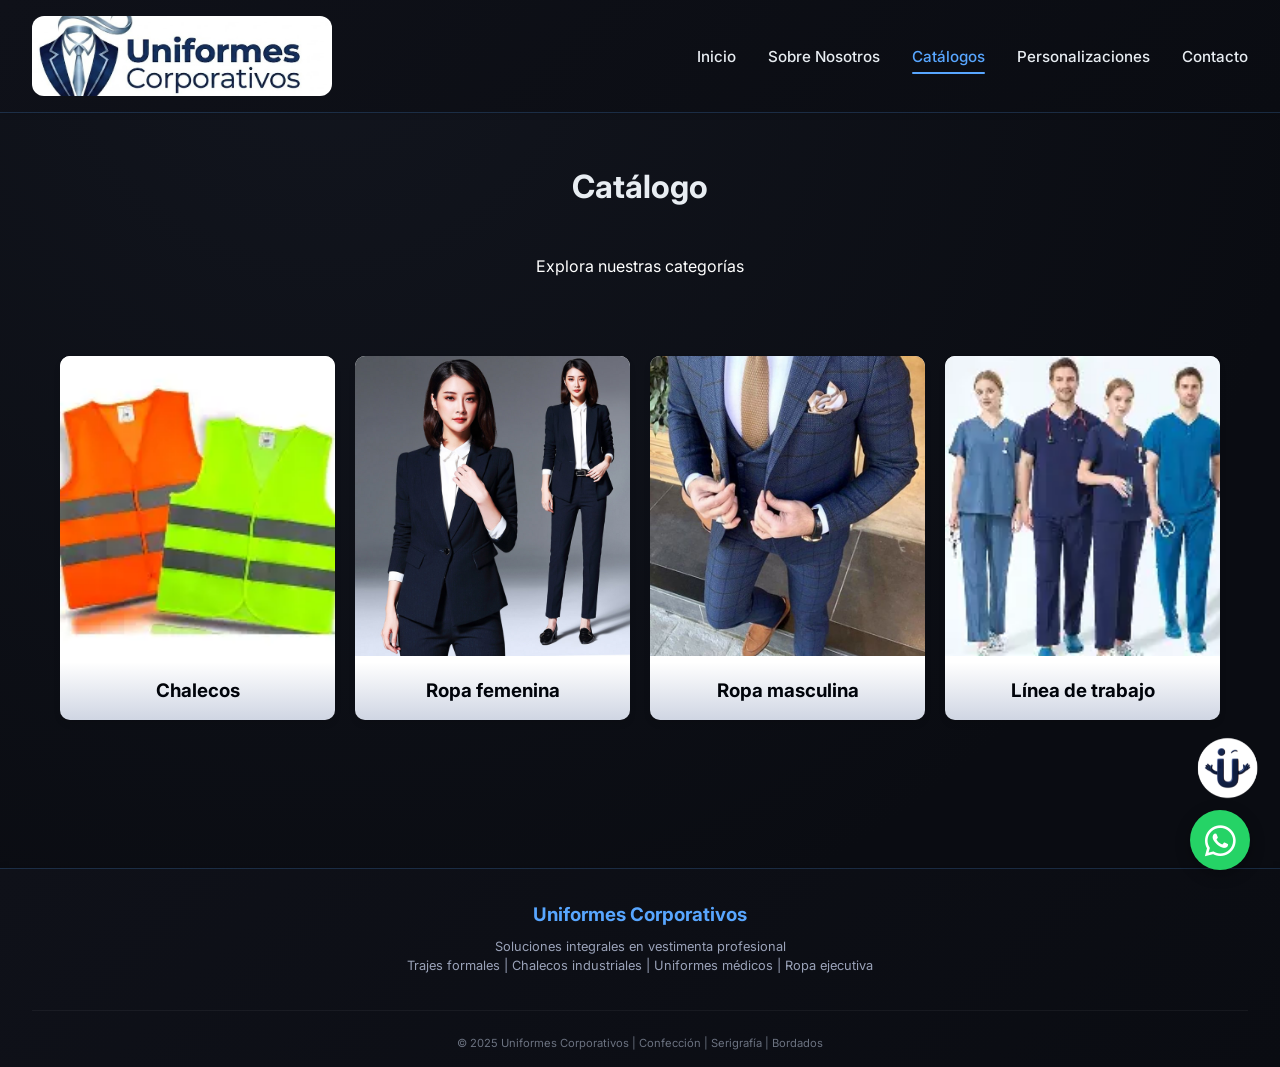
<file: catalogo.html>
<!doctype html>
<html lang="es">
  <head>
    <meta charset="UTF-8" />
    <meta
      name="viewport"
      content="width=device-width, initial-scale=1.0, user-scalable=yes"
    />
    <title>AD-Inversiones | Inicio - Vestimenta Profesional</title>
    <link rel="icon" href="assets/icono2.png" type="image/png" />
    <!-- Google Fonts -->
    <link
      href="https://fonts.googleapis.com/css2?family=Inter:opsz,wght@14..32,300;14..32,400;14..32,500;14..32,600;14..32,700;14..32,800&display=swap"
      rel="stylesheet"
    />
    <!-- Font Awesome 6 -->
    <link
      rel="stylesheet"
      href="https://cdnjs.cloudflare.com/ajax/libs/font-awesome/6.0.0-beta3/css/all.min.css"
    />
    <!-- CSS principal -->
    <link rel="stylesheet" href="style/catalogo.css" />
    <link rel="stylesheet" href="style/home.css" />
    <link rel="stylesheet" href="style/styleWA.css" />
    <link rel="stylesheet" href="style/uni.css" />
  </head>
  <body>
    <!-- Navbar -->
    <nav class="navbar">
      <div class="nav-container">
        <div class="nav-logo">
          <img
            src="assets/logo1.jpeg"
            alt="Logo AD-Inversiones"
            class="logo-img"
          />
        </div>
        <ul class="nav-menu">
          <li class="nav-item">
            <a href="home.html" class="nav-link">Inicio</a>
          </li>
          <li class="nav-item">
            <a href="nosotros.html" class="nav-link">Sobre Nosotros</a>
          </li>
          <li class="nav-item">
            <a href="catalogo.html" class="nav-link active">Catálogos</a>
          </li>
          <li class="nav-item">
            <a href="personaliza.html" class="nav-link">Personalizaciones</a>
          </li>

          <li class="nav-item">
            <a href="contacto.html" class="nav-link">Contacto</a>
          </li>
        </ul>
        <div class="nav-toggle">
          <i class="fas fa-bars"></i>
        </div>
      </div>
    </nav>

    <!-- Hero / Introducción -->

    <!-- CATÁLOGO -->
    <section class="classes__container">
      <h2 class="section__header">Catálogo</h2>
      <p class="section__subheader">Explora nuestras categorías</p>

      <br /><br />

      <div class="classes__grid">
        <div class="classes__card">
          <div class="classes__image">
            <img src="imagenes/chalecos/chalecos reflectivos/cr00.webp" />
            <div class="classes__content">
              <a href="chalecos.html" class="classes__btn">Ver más</a>
            </div>
          </div>
          <h3>Chalecos</h3>
        </div>

        <div class="classes__card">
          <div class="classes__image">
            <img src="imagenes/rf/Imagenes/Traje con pantalón/tp5.jpg " />
            <div class="classes__content">
              <a href="ropafemenina.html" class="classes__btn">Ver más</a>
            </div>
          </div>
          <h3>Ropa femenina</h3>
        </div>

        <div class="classes__card">
          <div class="classes__image">
            <img src="imagenes/rm/rm00.jpg" />
            <div class="classes__content">
              <a href="ropamasculina.html" class="classes__btn">Ver más</a>
            </div>
          </div>
          <h3>Ropa masculina</h3>
        </div>

        <div class="classes__card">
          <div class="classes__image">
            <img src="imagenes/lt/lt00.webp" />
            <div class="classes__content">
              <a href="lineatrabajo.html" class="classes__btn">Ver más</a>
            </div>
          </div>
          <h3>Línea de trabajo</h3>
        </div>
      </div>
    </section>

    <br /><br />

    <footer>
      <div class="footer-content">
        <div class="footer-info">
          <h3>Uniformes Corporativos</h3>
          <p>Soluciones integrales en vestimenta profesional</p>
          <p>
            Trajes formales | Chalecos industriales | Uniformes médicos | Ropa
            ejecutiva
          </p>
        </div>
      </div>
      <div class="footer-bottom">
        <p>
          © 2025 Uniformes Corporativos | Confección | Serigrafía | Bordados
        </p>
      </div>
    </footer>

    <!-- Cargar jQuery -->
    <script src="https://code.jquery.com/jquery-3.7.1.min.js"></script>

    <!-- Cargar el botón de WhatsApp -->
    <div id="whatsappContainer"></div>
    <script>
      $(document).ready(function () {
        $("#whatsappContainer").load("components/whatsapp-button.html");
      });
    </script>

    <script>
      // Menú hamburguesa para responsive
      const navToggle = document.querySelector(".nav-toggle");
      const navMenu = document.querySelector(".nav-menu");

      navToggle.addEventListener("click", () => {
        navMenu.classList.toggle("active");
      });
    </script>
    <!-- Cargar jQuery -->
    <script src="https://code.jquery.com/jquery-3.7.1.min.js"></script>

    <!-- Cargar el botón de WhatsApp -->
    <div id="whatsappContainer"></div>
    <script>
      $(document).ready(function () {
        $("#whatsappContainer").load("components/whatsapp-button.html");
      });
    </script>
    <div id="chat-component"></div>
    <script>
      fetch("uni.html")
        .then((res) => res.text())
        .then((html) => {
          document.getElementById("chat-component").innerHTML = html;
        });
    </script>
  </body>
</html>
</file>
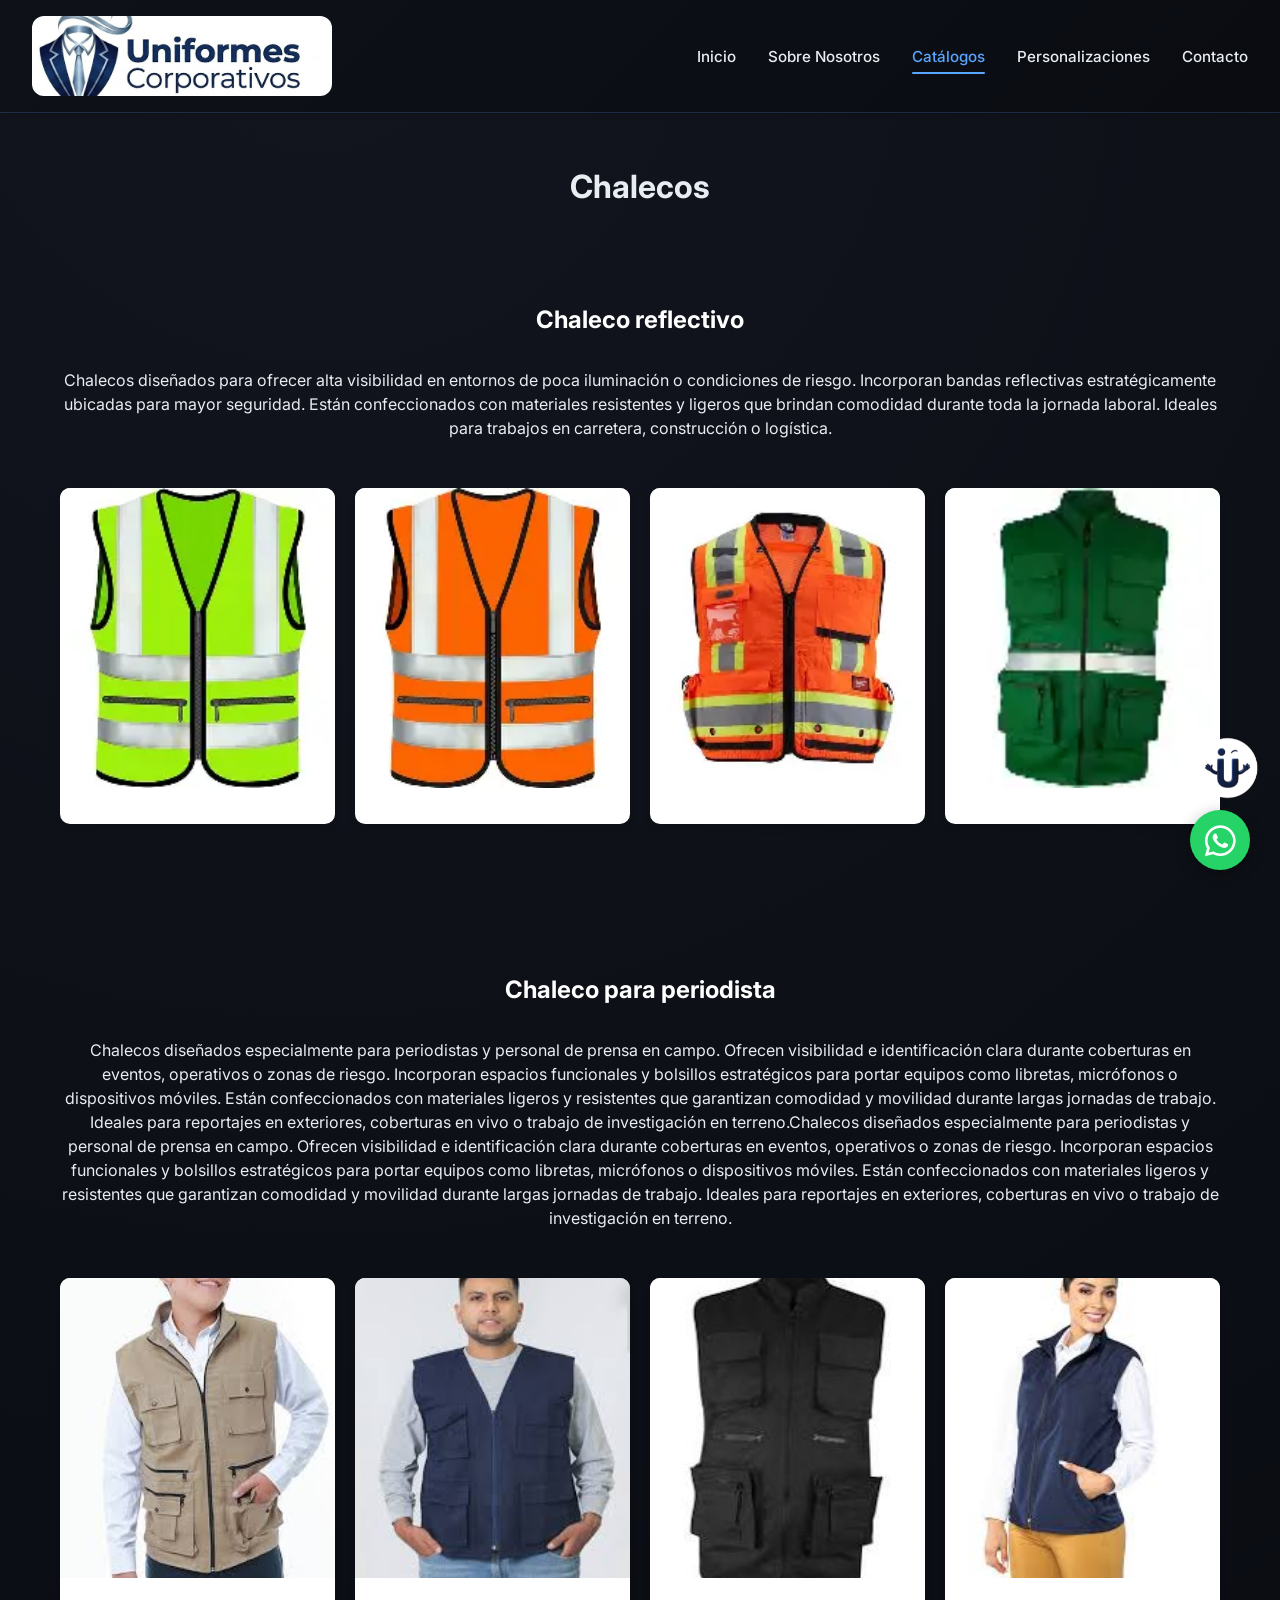
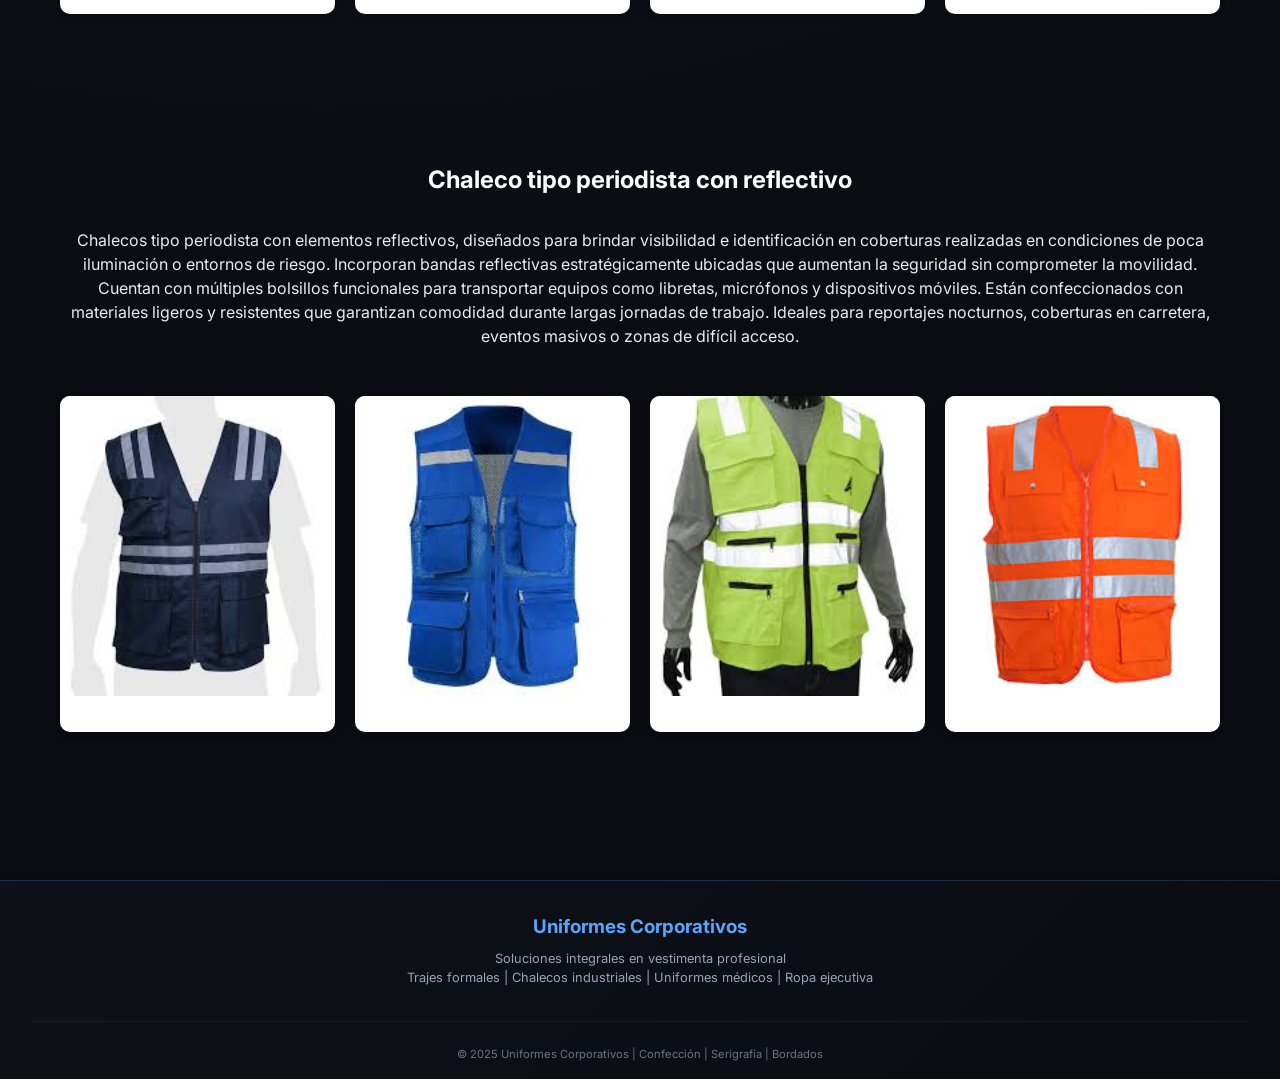
<file: chalecos.html>
<!doctype html>
<html lang="es">
  <head>
    <meta charset="UTF-8" />
    <meta
      name="viewport"
      content="width=device-width, initial-scale=1.0, user-scalable=yes"
    />
    <title>AD-Inversiones | Inicio - Vestimenta Profesional</title>
    <link rel="icon" href="assets/icono2.png" type="image/png" />
    <!-- Google Fonts -->
    <link
      href="https://fonts.googleapis.com/css2?family=Inter:opsz,wght@14..32,300;14..32,400;14..32,500;14..32,600;14..32,700;14..32,800&display=swap"
      rel="stylesheet"
    />
    <!-- Font Awesome 6 -->
    <link
      rel="stylesheet"
      href="https://cdnjs.cloudflare.com/ajax/libs/font-awesome/6.0.0-beta3/css/all.min.css"
    />
    <!-- CSS principal -->
    <link rel="stylesheet" href="style/catalogo.css" />
    <link rel="stylesheet" href="style/home.css" />
    <link rel="stylesheet" href="style/styleWA.css" />
    <link rel="stylesheet" href="style/uni.css" />
  </head>
  <body>
    <!-- Navbar -->
    <nav class="navbar">
      <div class="nav-container">
        <div class="nav-logo">
          <img
            src="assets/logo1.jpeg"
            alt="Logo AD-Inversiones"
            class="logo-img"
          />
        </div>
        <ul class="nav-menu">
          <li class="nav-item">
            <a href="home.html" class="nav-link">Inicio</a>
          </li>
          <li class="nav-item">
            <a href="nosotros.html" class="nav-link">Sobre Nosotros</a>
          </li>
          <li class="nav-item">
            <a href="catalogo.html" class="nav-link active">Catálogos</a>
          </li>
          <li class="nav-item">
            <a href="personaliza.html" class="nav-link">Personalizaciones</a>
          </li>

          <li class="nav-item">
            <a href="contacto.html" class="nav-link">Contacto</a>
          </li>
        </ul>
        <div class="nav-toggle">
          <i class="fas fa-bars"></i>
        </div>
      </div>
    </nav>

    <!-- Hero / Introducción -->

    <!-- CATÁLOGO -->
    <section class="classes__container">
      <h1 class="section__header">Chalecos</h1>
      <br /><br />
      <h2 class="section__subheader">Chaleco reflectivo</h2>
      <p>
        Chalecos diseñados para ofrecer alta visibilidad en entornos de poca
        iluminación o condiciones de riesgo. Incorporan bandas reflectivas
        estratégicamente ubicadas para mayor seguridad. Están confeccionados con
        materiales resistentes y ligeros que brindan comodidad durante toda la
        jornada laboral. Ideales para trabajos en carretera, construcción o
        logística.
      </p>

      <br /><br />

      <div class="classes__grid">
        <div class="classes__card">
          <div class="classes__image">
            <img src="imagenes/chalecos/chalecos reflectivos/cr1.webp" />
          </div>
          <h3></h3>
        </div>

        <div class="classes__card">
          <div class="classes__image">
            <img src="imagenes/chalecos/chalecos reflectivos/cr2.webp" />
          </div>
          <h3></h3>
        </div>

        <div class="classes__card">
          <div class="classes__image">
            <img src="imagenes/chalecos/chalecos reflectivos/cr3.webp" />
          </div>
          <h3></h3>
        </div>

        <div class="classes__card">
          <div class="classes__image">
            <img src="imagenes/chalecos/chalecos reflectivos/cr4.webp" />
          </div>
          <h3></h3>
        </div>
      </div>
    </section>

    <br /><br />

    <section class="classes__container">
      <h2 class="section__subheader">Chaleco para periodista</h2>
      <p>
        Chalecos diseñados especialmente para periodistas y personal de prensa
        en campo. Ofrecen visibilidad e identificación clara durante coberturas
        en eventos, operativos o zonas de riesgo. Incorporan espacios
        funcionales y bolsillos estratégicos para portar equipos como libretas,
        micrófonos o dispositivos móviles. Están confeccionados con materiales
        ligeros y resistentes que garantizan comodidad y movilidad durante
        largas jornadas de trabajo. Ideales para reportajes en exteriores,
        coberturas en vivo o trabajo de investigación en terreno.Chalecos
        diseñados especialmente para periodistas y personal de prensa en campo.
        Ofrecen visibilidad e identificación clara durante coberturas en
        eventos, operativos o zonas de riesgo. Incorporan espacios funcionales y
        bolsillos estratégicos para portar equipos como libretas, micrófonos o
        dispositivos móviles. Están confeccionados con materiales ligeros y
        resistentes que garantizan comodidad y movilidad durante largas jornadas
        de trabajo. Ideales para reportajes en exteriores, coberturas en vivo o
        trabajo de investigación en terreno.
      </p>

      <br /><br />

      <div class="classes__grid">
        <div class="classes__card">
          <div class="classes__image">
            <img src="imagenes/chalecos/chalecos reflectivos/cp1.jpg" />
          </div>
          <h3></h3>
        </div>

        <div class="classes__card">
          <div class="classes__image">
            <img src="imagenes/chalecos/chalecos reflectivos/cp2.jpg" />
          </div>
          <h3></h3>
        </div>

        <div class="classes__card">
          <div class="classes__image">
            <img src="imagenes/chalecos/chalecos reflectivos/cp3.jpg" />
          </div>
          <h3></h3>
        </div>

        <div class="classes__card">
          <div class="classes__image">
            <img src="imagenes/chalecos/chalecos reflectivos/cp4.jpg" />
          </div>
          <h3></h3>
        </div>
      </div>
    </section>

    <br /><br />

    <section class="classes__container">
      <h2 class="section__subheader">Chaleco tipo periodista con reflectivo</h2>
      <p>
        Chalecos tipo periodista con elementos reflectivos, diseñados para
        brindar visibilidad e identificación en coberturas realizadas en
        condiciones de poca iluminación o entornos de riesgo. Incorporan bandas
        reflectivas estratégicamente ubicadas que aumentan la seguridad sin
        comprometer la movilidad. Cuentan con múltiples bolsillos funcionales
        para transportar equipos como libretas, micrófonos y dispositivos
        móviles. Están confeccionados con materiales ligeros y resistentes que
        garantizan comodidad durante largas jornadas de trabajo. Ideales para
        reportajes nocturnos, coberturas en carretera, eventos masivos o zonas
        de difícil acceso.
      </p>

      <br /><br />

      <div class="classes__grid">
        <div class="classes__card">
          <div class="classes__image">
            <img src="imagenes/chalecos/chalecos reflectivos/cpr1.jpg" />
          </div>
          <h3></h3>
        </div>

        <div class="classes__card">
          <div class="classes__image">
            <img src="imagenes/chalecos/chalecos reflectivos/cpr2.jpg" />
          </div>
          <h3></h3>
        </div>

        <div class="classes__card">
          <div class="classes__image">
            <img src="imagenes/chalecos/chalecos reflectivos/cpr3.jpg" />
          </div>
          <h3></h3>
        </div>

        <div class="classes__card">
          <div class="classes__image">
            <img src="imagenes/chalecos/chalecos reflectivos/cpr4.jpg" />
          </div>
          <h3></h3>
        </div>
      </div>
    </section>

    <br /><br />

    <footer>
      <div class="footer-content">
        <div class="footer-info">
          <h3>Uniformes Corporativos</h3>
          <p>Soluciones integrales en vestimenta profesional</p>
          <p>
            Trajes formales | Chalecos industriales | Uniformes médicos | Ropa
            ejecutiva
          </p>
        </div>
      </div>
      <div class="footer-bottom">
        <p>
          © 2025 Uniformes Corporativos | Confección | Serigrafía | Bordados
        </p>
      </div>
    </footer>

    <!-- Cargar jQuery -->
    <script src="https://code.jquery.com/jquery-3.7.1.min.js"></script>

    <!-- Cargar el botón de WhatsApp -->
    <div id="whatsappContainer"></div>
    <script>
      $(document).ready(function () {
        $("#whatsappContainer").load("components/whatsapp-button.html");
      });
    </script>

    <script>
      // Menú hamburguesa para responsive
      const navToggle = document.querySelector(".nav-toggle");
      const navMenu = document.querySelector(".nav-menu");

      navToggle.addEventListener("click", () => {
        navMenu.classList.toggle("active");
      });
    </script>
    <!-- Cargar jQuery -->
    <script src="https://code.jquery.com/jquery-3.7.1.min.js"></script>

    <!-- Cargar el botón de WhatsApp -->
    <div id="whatsappContainer"></div>
    <script>
      $(document).ready(function () {
        $("#whatsappContainer").load("components/whatsapp-button.html");
      });
    </script>
    <div id="chat-component"></div>
    <script>
      fetch("uni.html")
        .then((res) => res.text())
        .then((html) => {
          document.getElementById("chat-component").innerHTML = html;
        });
    </script>
  </body>
</html>
</file>
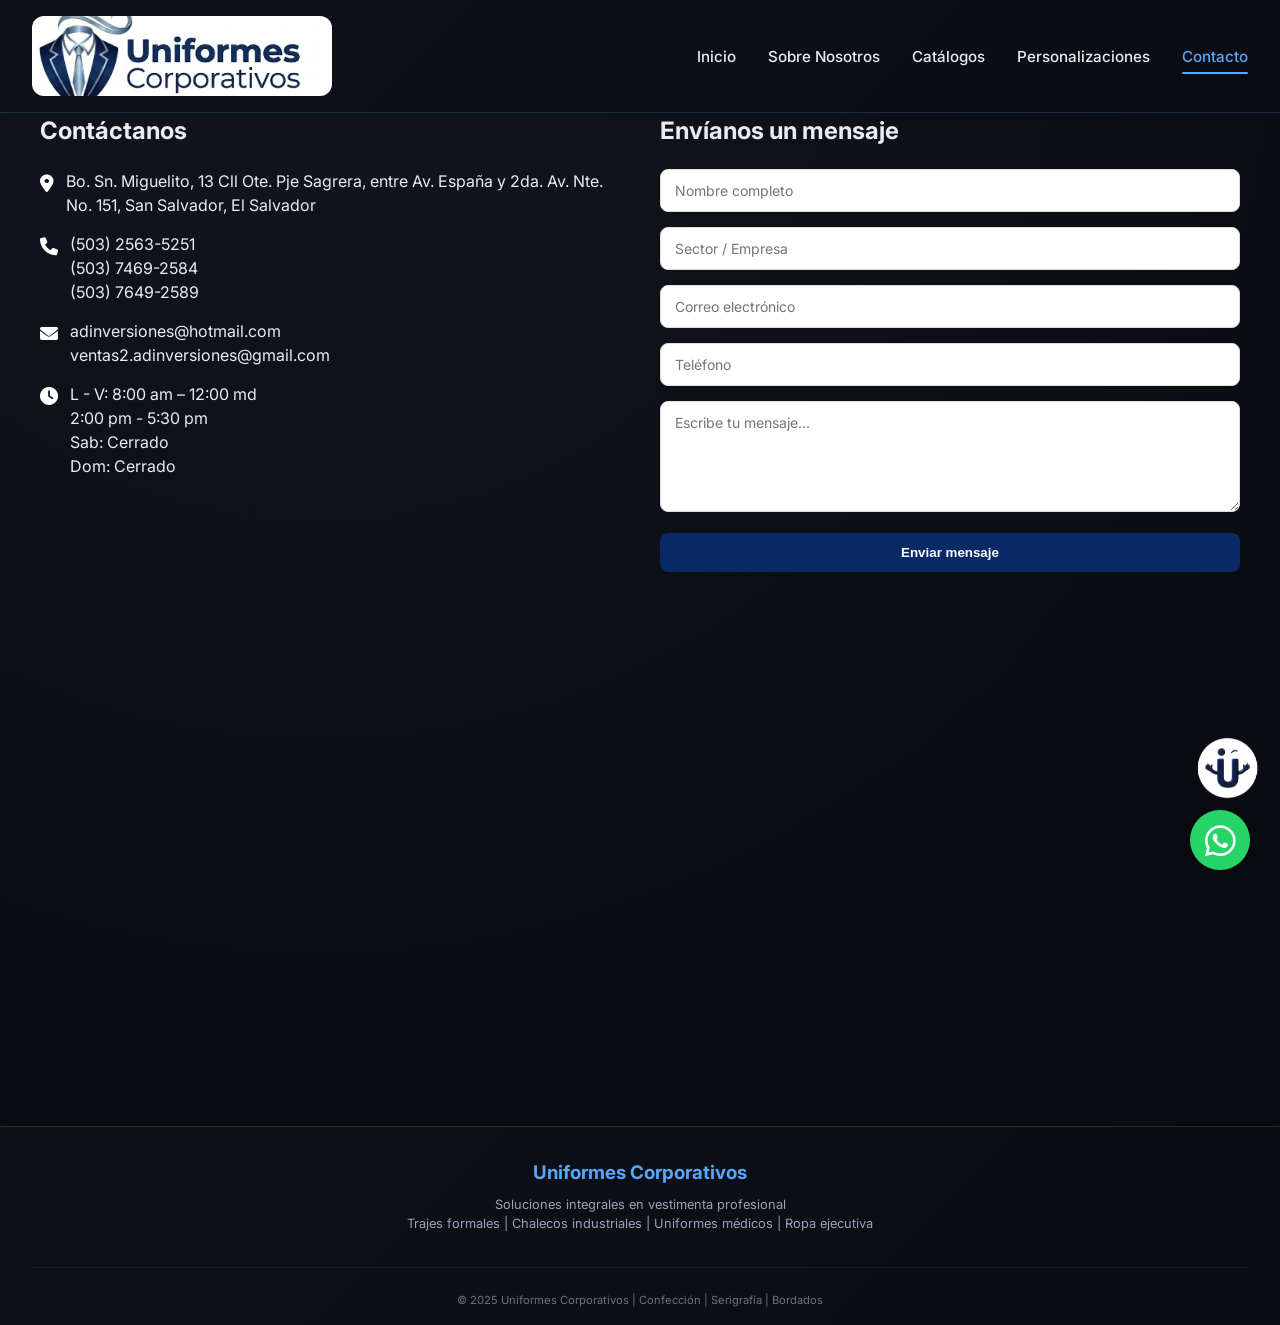
<file: contacto.html>
<!doctype html>
<html lang="es">
  <head>
    <meta charset="UTF-8" />
    <meta
      name="viewport"
      content="width=device-width, initial-scale=1.0, user-scalable=yes"
    />
    <title>AD-Inversiones | Inicio - Vestimenta Profesional</title>
    <link rel="icon" href="assets/icono2.png" type="image/png" />
    <!-- Google Fonts -->
    <link
      href="https://fonts.googleapis.com/css2?family=Inter:opsz,wght@14..32,300;14..32,400;14..32,500;14..32,600;14..32,700;14..32,800&display=swap"
      rel="stylesheet"
    />
    <!-- Font Awesome 6 -->
    <link
      rel="stylesheet"
      href="https://cdnjs.cloudflare.com/ajax/libs/font-awesome/6.0.0-beta3/css/all.min.css"
    />
    <!-- CSS principal -->
    <link rel="stylesheet" href="style/catalogo.css" />
    <link rel="stylesheet" href="style/home.css" />
    <link rel="stylesheet" href="style/styleWA.css" />
    <link rel="stylesheet" href="style/uni.css" />
  </head>
  <body>
    <!-- Navbar -->
    <nav class="navbar">
      <div class="nav-container">
        <div class="nav-logo">
          <img
            src="assets/logo1.jpeg"
            alt="Logo AD-Inversiones"
            class="logo-img"
          />
        </div>
        <ul class="nav-menu">
          <li class="nav-item">
            <a href="home.html" class="nav-link">Inicio</a>
          </li>
          <li class="nav-item">
            <a href="nosotros.html" class="nav-link">Sobre Nosotros</a>
          </li>
          <li class="nav-item">
            <a href="catalogo.html" class="nav-link">Catálogos</a>
          </li>
          <li class="nav-item">
            <a href="personaliza.html" class="nav-link">Personalizaciones</a>
          </li>

          <li class="nav-item">
            <a href="contacto.html" class="nav-link active">Contacto</a>
          </li>
        </ul>
        <div class="nav-toggle">
          <i class="fas fa-bars"></i>
        </div>
      </div>
    </nav>

    <section class="contact-section">
      <div class="contact-container">
        <!-- Información -->
        <div class="contact-info">
          <h2>Contáctanos</h2>

          <div class="info-item">
            <i class="fas fa-map-marker-alt"></i>
            <p>
              Bo. Sn. Miguelito, 13 Cll Ote. Pje Sagrera, entre Av. España y
              2da. Av. Nte. No. 151, San Salvador, El Salvador
            </p>
          </div>

          <div class="info-item">
            <i class="fas fa-phone"></i>
            <p>
              (503) 2563-5251<br />
              (503) 7469-2584<br />
              (503) 7649-2589
            </p>
          </div>

          <div class="info-item">
            <i class="fas fa-envelope"></i>
            <p>
              adinversiones@hotmail.com<br />
              ventas2.adinversiones@gmail.com
            </p>
          </div>

          <div class="info-item">
            <i class="fas fa-clock"></i>
            <p>
              L - V: 8:00 am – 12:00 md<br />
              2:00 pm - 5:30 pm<br />
              Sab: Cerrado<br />
              Dom: Cerrado
            </p>
          </div>
          <br /><br /><br /><br /><br />
          <!-- Mapa opcional -->
          <div class="map-container">
            <iframe
              src="https://maps.google.com/maps?q=San%20Salvador&t=&z=15&ie=UTF8&iwloc=&output=embed"
              frameborder="0"
              allowfullscreen
            ></iframe>
          </div>
        </div>

        <!-- Formulario -->
        <div class="contact-form">
          <h2>Envíanos un mensaje</h2>

          <form action="#" method="POST">
            <div class="form-group">
              <input
                type="text"
                name="nombre"
                placeholder="Nombre completo"
                required
              />
            </div>

            <div class="form-group">
              <input
                type="text"
                name="sector"
                placeholder="Sector / Empresa"
                required
              />
            </div>

            <div class="form-group">
              <input
                type="email"
                name="correo"
                placeholder="Correo electrónico"
                required
              />
            </div>

            <div class="form-group">
              <input
                type="tel"
                name="telefono"
                placeholder="Teléfono"
                required
              />
            </div>

            <div class="form-group">
              <textarea
                name="mensaje"
                rows="5"
                placeholder="Escribe tu mensaje..."
                required
              ></textarea>
            </div>

            <button type="submit" class="btn-submit">Enviar mensaje</button>
          </form>
        </div>
      </div>
    </section>

    <!-- Hero / Introducción -->

    <br /><br />

    <footer>
      <div class="footer-content">
        <div class="footer-info">
          <h3>Uniformes Corporativos</h3>
          <p>Soluciones integrales en vestimenta profesional</p>
          <p>
            Trajes formales | Chalecos industriales | Uniformes médicos | Ropa
            ejecutiva
          </p>
        </div>
      </div>
      <div class="footer-bottom">
        <p>
          © 2025 Uniformes Corporativos | Confección | Serigrafía | Bordados
        </p>
      </div>
    </footer>

    <!-- Cargar jQuery -->
    <script src="https://code.jquery.com/jquery-3.7.1.min.js"></script>

    <!-- Cargar el botón de WhatsApp -->
    <div id="whatsappContainer"></div>
    <script>
      $(document).ready(function () {
        $("#whatsappContainer").load("components/whatsapp-button.html");
      });
    </script>

    <script>
      // Menú hamburguesa para responsive
      const navToggle = document.querySelector(".nav-toggle");
      const navMenu = document.querySelector(".nav-menu");

      navToggle.addEventListener("click", () => {
        navMenu.classList.toggle("active");
      });
    </script>
    <!-- Cargar jQuery -->
    <script src="https://code.jquery.com/jquery-3.7.1.min.js"></script>

    <!-- Cargar el botón de WhatsApp -->
    <div id="whatsappContainer"></div>
    <script>
      $(document).ready(function () {
        $("#whatsappContainer").load("components/whatsapp-button.html");
      });
    </script>
    <div id="chat-component"></div>
    <script>
      fetch("uni.html")
        .then((res) => res.text())
        .then((html) => {
          document.getElementById("chat-component").innerHTML = html;
        });
    </script>
  </body>
</html>
</file>
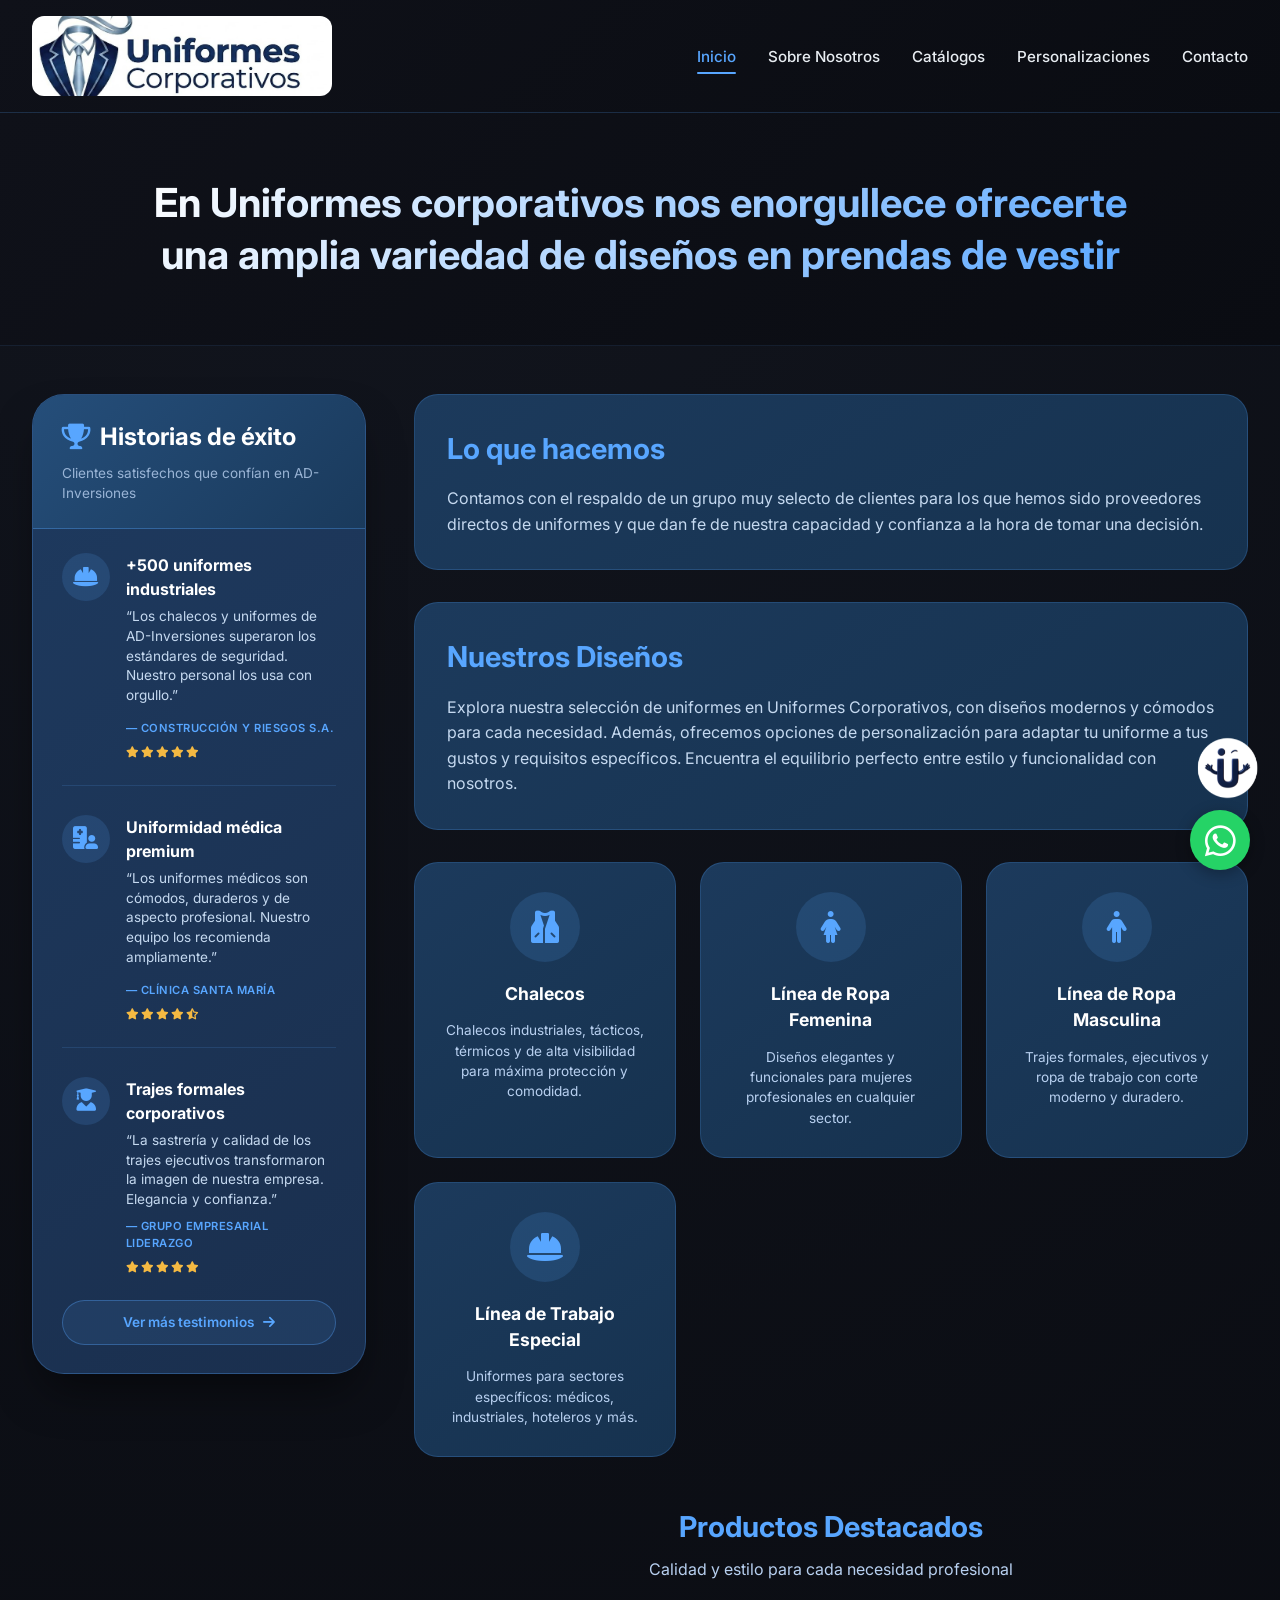
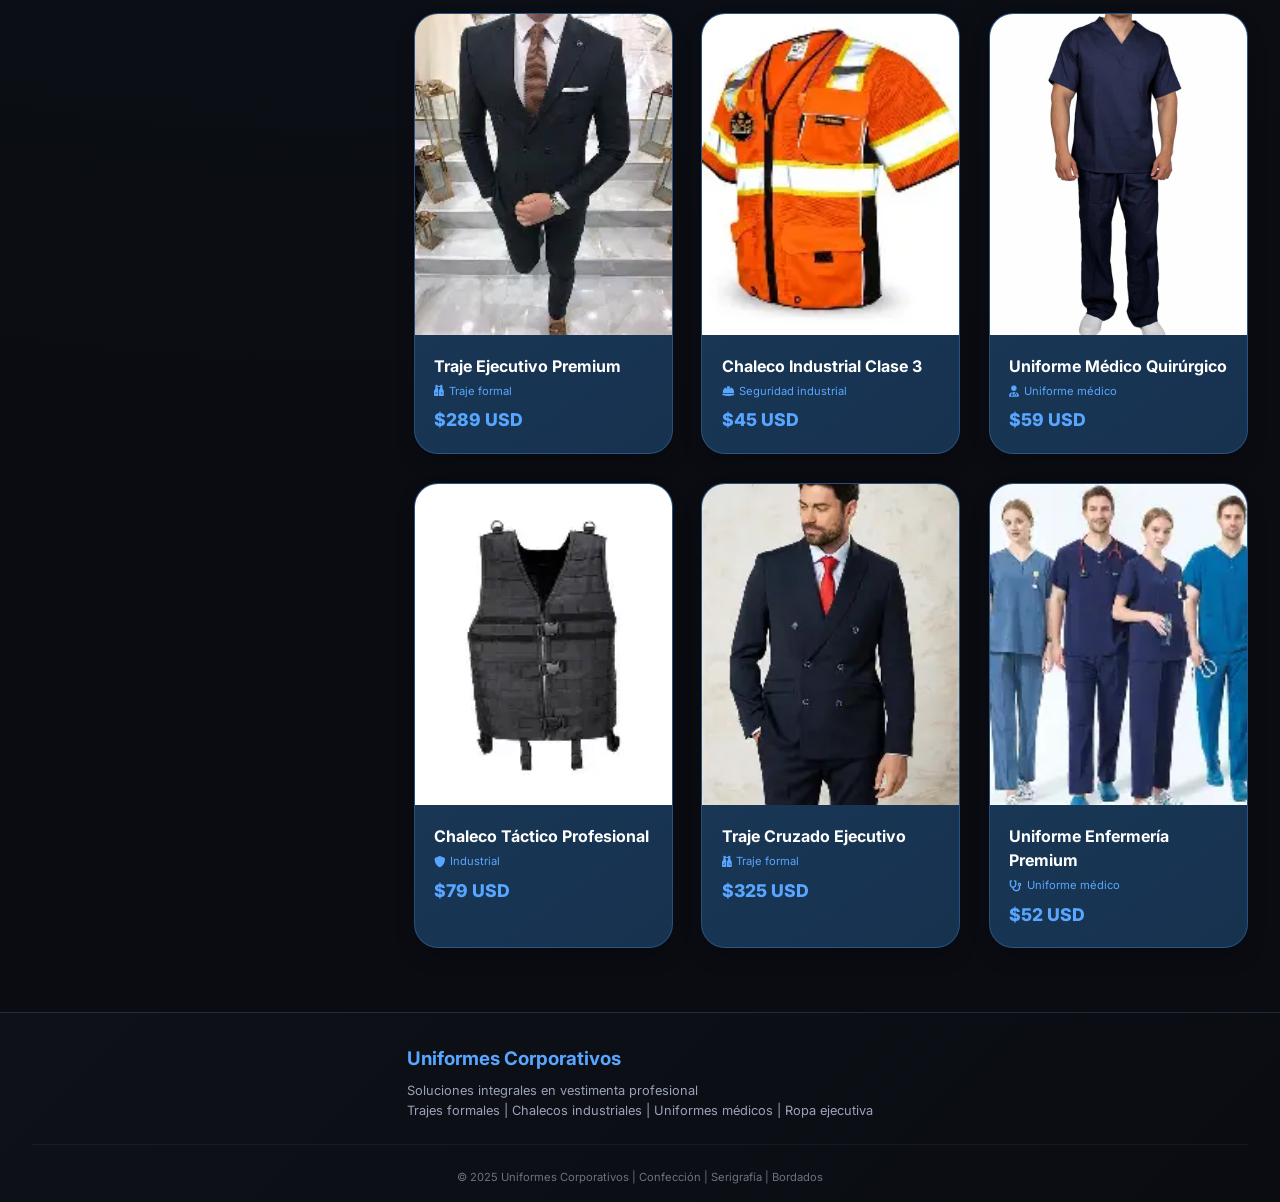
<file: home.html>
<!doctype html>
<html lang="es">
  <head>
    <meta charset="UTF-8" />
    <meta
      name="viewport"
      content="width=device-width, initial-scale=1.0, user-scalable=yes"
    />
    <title>Uniformes corporativos | Confección | Serigrafía | Bordados</title>
    <link rel="icon" href="assets/icono2.png" type="image/png">
    <!-- Google Fonts -->
    <link
      href="https://fonts.googleapis.com/css2?family=Inter:opsz,wght@14..32,300;14..32,400;14..32,500;14..32,600;14..32,700;14..32,800&display=swap"
      rel="stylesheet"
    />
    <!-- Font Awesome 6 -->
    <link
      rel="stylesheet"
      href="https://cdnjs.cloudflare.com/ajax/libs/font-awesome/6.0.0-beta3/css/all.min.css"
    />
    <!-- CSS principal -->
    <link rel="stylesheet" href="style/home.css" />
    <link rel="stylesheet" href="style/styleWA.css" />
    <link rel="stylesheet" href="style/uni.css">
    
  </head>
  <body>
    
    <!-- Navbar -->
    <nav class="navbar">
      <div class="nav-container">
        <div class="nav-logo">
          <img src="assets/logo1.jpeg" alt="" class="logo-img" />
        </div>
        


        <ul class="nav-menu">
          <li class="nav-item">
            <a href="#" class="nav-link active">Inicio</a>
          </li>
          <li class="nav-item">
            <a href="nosotros.html" class="nav-link">Sobre Nosotros</a>
          </li>
          <li class="nav-item">
            <a href="catalogo.html" class="nav-link">Catálogos</a>
          </li>

          <li class="nav-item">
            <a href="personaliza.html" class="nav-link">Personalizaciones</a>
          </li>
          
          </li>
          <li class="nav-item">
            <a href="contacto.html" class="nav-link">Contacto</a>
          </li>

          
        </ul>
        <div class="nav-toggle">
          <i class="fas fa-bars"></i>
        </div>
      </div>
    </nav>

    <!-- Hero / Introducción -->
    <section class="hero-section">
      <div class="hero-content">
        <h1>
          En Uniformes corporativos nos enorgullece ofrecerte una amplia variedad de
          diseños en prendas de vestir
        </h1>
      </div>
    </section>

    <!-- Contenido principal con dos columnas: izquierda historias de éxito, derecha contenido -->
    <div class="main-two-columns">
      <!-- Columna izquierda: Historias de éxito (sticky) -->
      <aside class="success-sidebar">
        <div class="success-card">
          <div class="card-header">
            <h2>
              <i class="fas fa-trophy"></i>
              Historias de éxito
            </h2>
            <p>Clientes satisfechos que confían en AD-Inversiones</p>
          </div>
          <div class="stories-list">
            <div class="story-item">
              <div class="story-icon">
                <i class="fas fa-hard-hat"></i>
              </div>
              <div class="story-content">
                <h3>+500 uniformes industriales</h3>
                <div class="testimonial">
                  “Los chalecos y uniformes de AD-Inversiones superaron los
                  estándares de seguridad. Nuestro personal los usa con
                  orgullo.”
                </div>
                <div class="client-name">— Construcción y Riesgos S.A.</div>
                <div class="rating">
                  <i class="fas fa-star"></i><i class="fas fa-star"></i
                  ><i class="fas fa-star"></i><i class="fas fa-star"></i
                  ><i class="fas fa-star"></i>
                </div>
              </div>
            </div>
            <div class="story-item">
              <div class="story-icon">
                <i class="fas fa-hospital-user"></i>
              </div>
              <div class="story-content">
                <h3>Uniformidad médica premium</h3>
                <div class="testimonial">
                  “Los uniformes médicos son cómodos, duraderos y de aspecto
                  profesional. Nuestro equipo los recomienda ampliamente.”
                </div>
                <div class="client-name">— Clínica Santa María</div>
                <div class="rating">
                  <i class="fas fa-star"></i><i class="fas fa-star"></i
                  ><i class="fas fa-star"></i><i class="fas fa-star"></i
                  ><i class="fas fa-star-half-alt"></i>
                </div>
              </div>
            </div>
            <div class="story-item">
              <div class="story-icon">
                <i class="fas fa-user-graduate"></i>
              </div>
              <div class="story-content">
                <h3>Trajes formales corporativos</h3>
                <div class="testimonial">
                  “La sastrería y calidad de los trajes ejecutivos transformaron
                  la imagen de nuestra empresa. Elegancia y confianza.”
                </div>
                <div class="client-name">— Grupo Empresarial Liderazgo</div>
                <div class="rating">
                  <i class="fas fa-star"></i><i class="fas fa-star"></i
                  ><i class="fas fa-star"></i><i class="fas fa-star"></i
                  ><i class="fas fa-star"></i>
                </div>
              </div>
            </div>
          </div>
          <div class="btn-ver-mas">
            Ver más testimonios <i class="fas fa-arrow-right"></i>
          </div>
        </div>
      </aside>

      <!-- Columna derecha: Contenido principal -->
      <main class="main-content">
        <!-- Lo que hacemos -->
        <section class="what-we-do">
          <h2>Lo que hacemos</h2>
          <p>
            Contamos con el respaldo de un grupo muy selecto de clientes para
            los que hemos sido proveedores directos de uniformes y que dan fe de
            nuestra capacidad y confianza a la hora de tomar una decisión.
          </p>
        </section>

        <!-- Nuestros Diseños -->
        <section class="designs-section">
          <h2>Nuestros Diseños</h2>
          <p>
            Explora nuestra selección de uniformes en Uniformes Corporativos, con
            diseños modernos y cómodos para cada necesidad. Además, ofrecemos
            opciones de personalización para adaptar tu uniforme a tus gustos y
            requisitos específicos. Encuentra el equilibrio perfecto entre
            estilo y funcionalidad con nosotros.
          </p>
        </section>

        <!-- Líneas de productos / Categorías -->
        <section class="product-lines">
          <div class="line-cards">
            <div class="line-card">
              <div class="line-icon">
                <i class="fas fa-vest"></i>
              </div>
              <h3>Chalecos</h3>
              <p>
                Chalecos industriales, tácticos, térmicos y de alta visibilidad
                para máxima protección y comodidad.
              </p>
            </div>
            <div class="line-card">
              <div class="line-icon">
                <i class="fas fa-female"></i>
              </div>
              <h3>Línea de Ropa Femenina</h3>
              <p>
                Diseños elegantes y funcionales para mujeres profesionales en
                cualquier sector.
              </p>
            </div>
            <div class="line-card">
              <div class="line-icon">
                <i class="fas fa-male"></i>
              </div>
              <h3>Línea de Ropa Masculina</h3>
              <p>
                Trajes formales, ejecutivos y ropa de trabajo con corte moderno
                y duradero.
              </p>
            </div>
            <div class="line-card">
              <div class="line-icon">
                <i class="fas fa-hard-hat"></i>
              </div>
              <h3>Línea de Trabajo Especial</h3>
              <p>
                Uniformes para sectores específicos: médicos, industriales,
                hoteleros y más.
              </p>
            </div>
          </div>
        </section>

        <!-- Galería de productos destacados -->
        <section class="gallery-section">
          <div class="section-header">
            <h2>Productos Destacados</h2>
            <p>Calidad y estilo para cada necesidad profesional</p>
          </div>
          <div class="gallery-grid">
            <!-- Traje formal ejecutivo -->
            <div class="clothing-card">
              <div class="image-container">
                <img
                  src="assets/tfoo.webp"
                  alt="Traje formal ejecutivo"
                  loading="lazy"
                />
              </div>
              <div class="clothing-info">
                <h3>Traje Ejecutivo Premium</h3>
                <div class="category-tag">
                  <i class="fas fa-vest"></i> Traje formal
                </div>
                <div class="price">$289 USD</div>
              </div>
            </div>

            <!-- Chaleco industrial -->
            <div class="clothing-card">
              <div class="image-container">
                <img
                  src="assets/cic3.webp"
                  alt="Chaleco industrial"
                  loading="lazy"
                />
              </div>
              <div class="clothing-info">
                <h3>Chaleco Industrial Clase 3</h3>
                <div class="category-tag">
                  <i class="fas fa-hard-hat"></i> Seguridad industrial
                </div>
                <div class="price">$45 USD</div>
              </div>
            </div>

            <!-- Uniforme médico -->
            <div class="clothing-card">
              <div class="image-container">
                <img
                  src="imagenes/lt/lt18.jpg"
                  alt="Uniforme médico"
                  loading="lazy"
                />
              </div>
              <div class="clothing-info">
                <h3>Uniforme Médico Quirúrgico</h3>
                <div class="category-tag">
                  <i class="fas fa-user-md"></i> Uniforme médico
                </div>
                <div class="price">$59 USD</div>
              </div>
            </div>

            <!-- Chaleco táctico -->
            <div class="clothing-card">
              <div class="image-container">
                <img
                  src="assets/cte4.webp"
                  alt="Chaleco táctico"
                  loading="lazy"
                />
              </div>
              <div class="clothing-info">
                <h3>Chaleco Táctico Profesional</h3>
                <div class="category-tag">
                  <i class="fas fa-shield-alt"></i> Industrial
                </div>
                <div class="price">$79 USD</div>
              </div>
            </div>

            <!-- Traje cruzado -->
            <div class="clothing-card">
              <div class="image-container">
                <img
                  src="assets/tce1.webp"
                  alt="Traje formal cruzado"
                  loading="lazy"
                />
              </div>
              <div class="clothing-info">
                <h3>Traje Cruzado Ejecutivo</h3>
                <div class="category-tag">
                  <i class="fas fa-vest"></i> Traje formal
                </div>
                <div class="price">$325 USD</div>
              </div>
            </div>

            <!-- Uniforme enfermería -->
            <div class="clothing-card">
              <div class="image-container">
                <img
                  src="imagenes/lt/lt00.webp"
                  alt="Uniforme enfermería"
                  loading="lazy"
                />
              </div>
              <div class="clothing-info">
                <h3>Uniforme Enfermería Premium</h3>
                <div class="category-tag">
                  <i class="fas fa-stethoscope"></i> Uniforme médico
                </div>
                <div class="price">$52 USD</div>
              </div>
            </div>
          </div>
        </section>
      </main>
    </div>

    <footer>
      <div class="footer-content">
        <div class="footer-info">
          <h3>Uniformes Corporativos</h3>
          <p>Soluciones integrales en vestimenta profesional</p>
          <p>
            Trajes formales | Chalecos industriales | Uniformes médicos | Ropa
            ejecutiva
          </p>
        </div>
      </div>
      <div class="footer-bottom">
        <p>
          © 2025 Uniformes Corporativos | Confección | Serigrafía | Bordados
        </p>
      </div>
    </footer>

    <!-- Cargar jQuery -->
    <script src="https://code.jquery.com/jquery-3.7.1.min.js"></script>

    <!-- Cargar el botón de WhatsApp -->
    <div id="whatsappContainer"></div>
    <script>
      $(document).ready(function () {
        $("#whatsappContainer").load("components/whatsapp-button.html");
      });
    </script>

    <script>
      // Menú hamburguesa para responsive
      const navToggle = document.querySelector(".nav-toggle");
      const navMenu = document.querySelector(".nav-menu");

      navToggle.addEventListener("click", () => {
        navMenu.classList.toggle("active");
      });
    </script>
    <div id="chat-component"></div>

<script>
fetch('uni.html')
  .then(res => res.text())
  .then(html => {
    document.getElementById('chat-component').innerHTML = html;
  });
</script>
  </body>
</html>
</file>
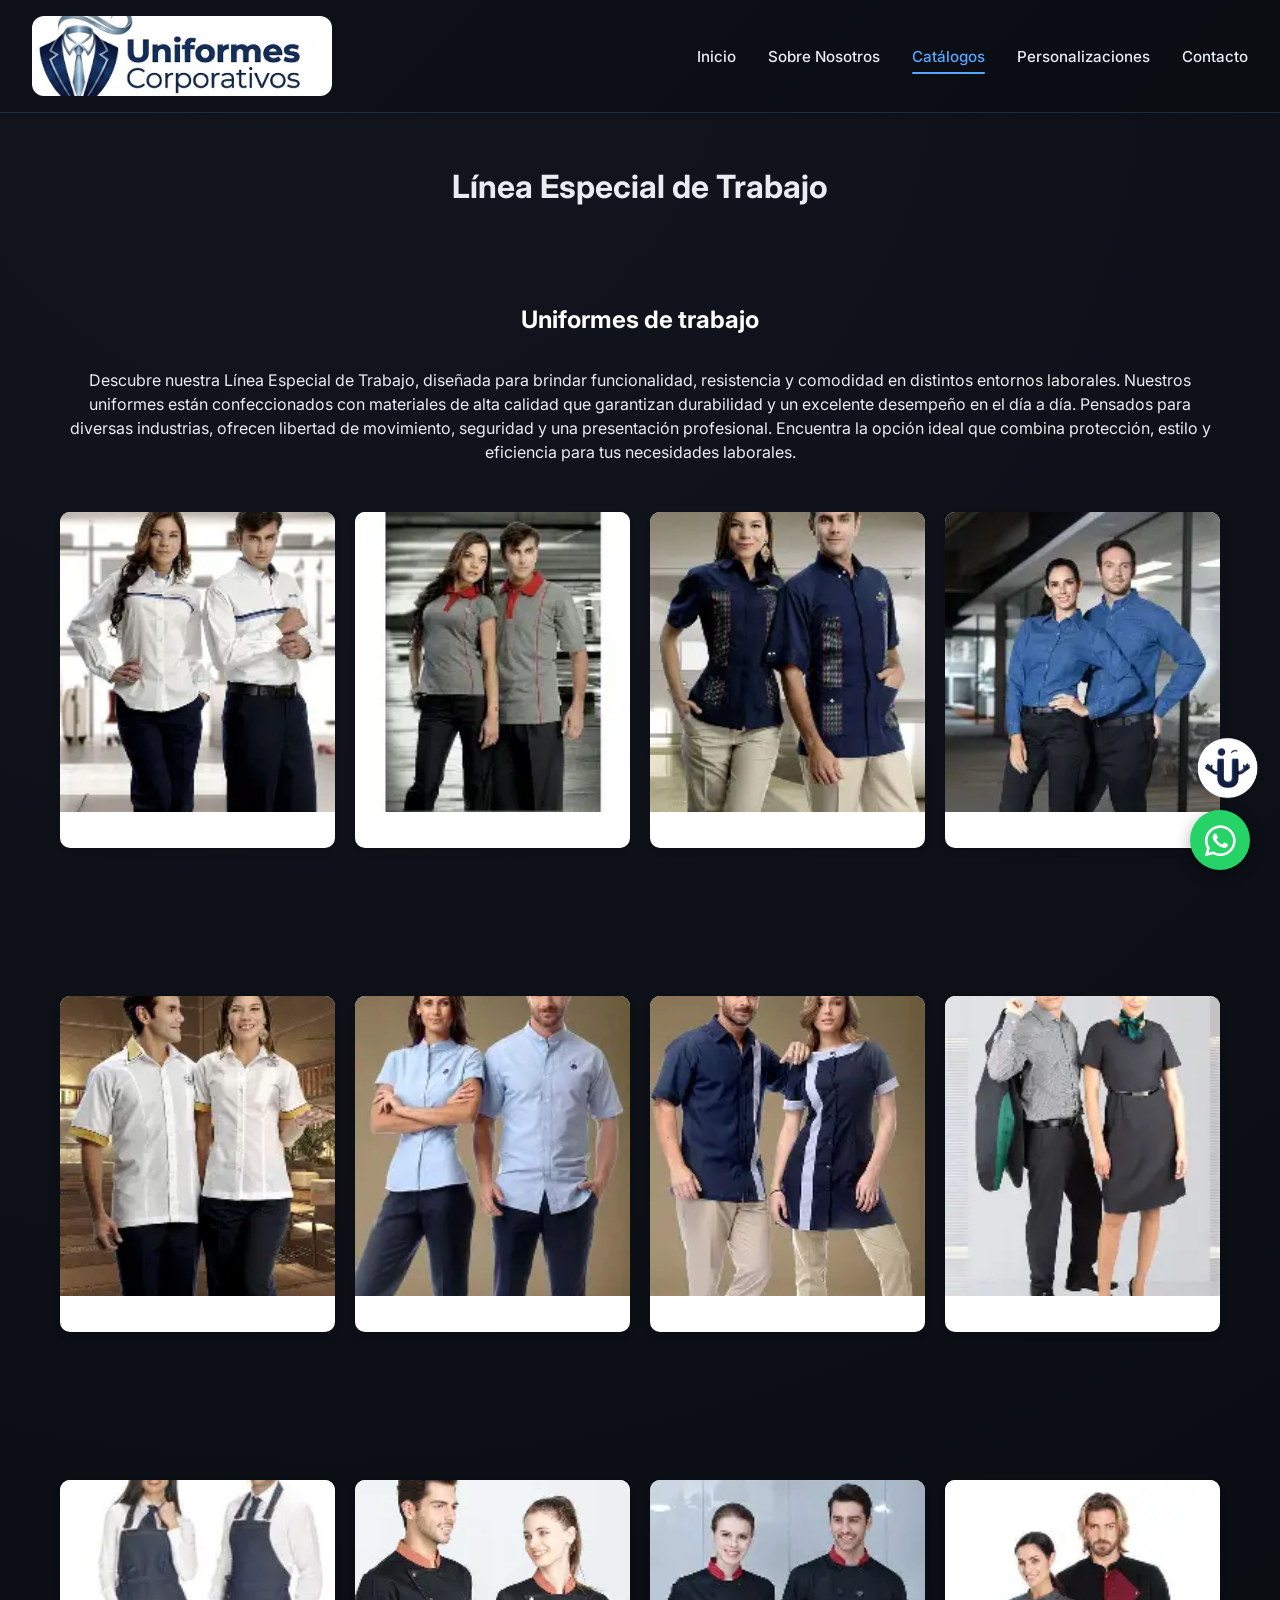
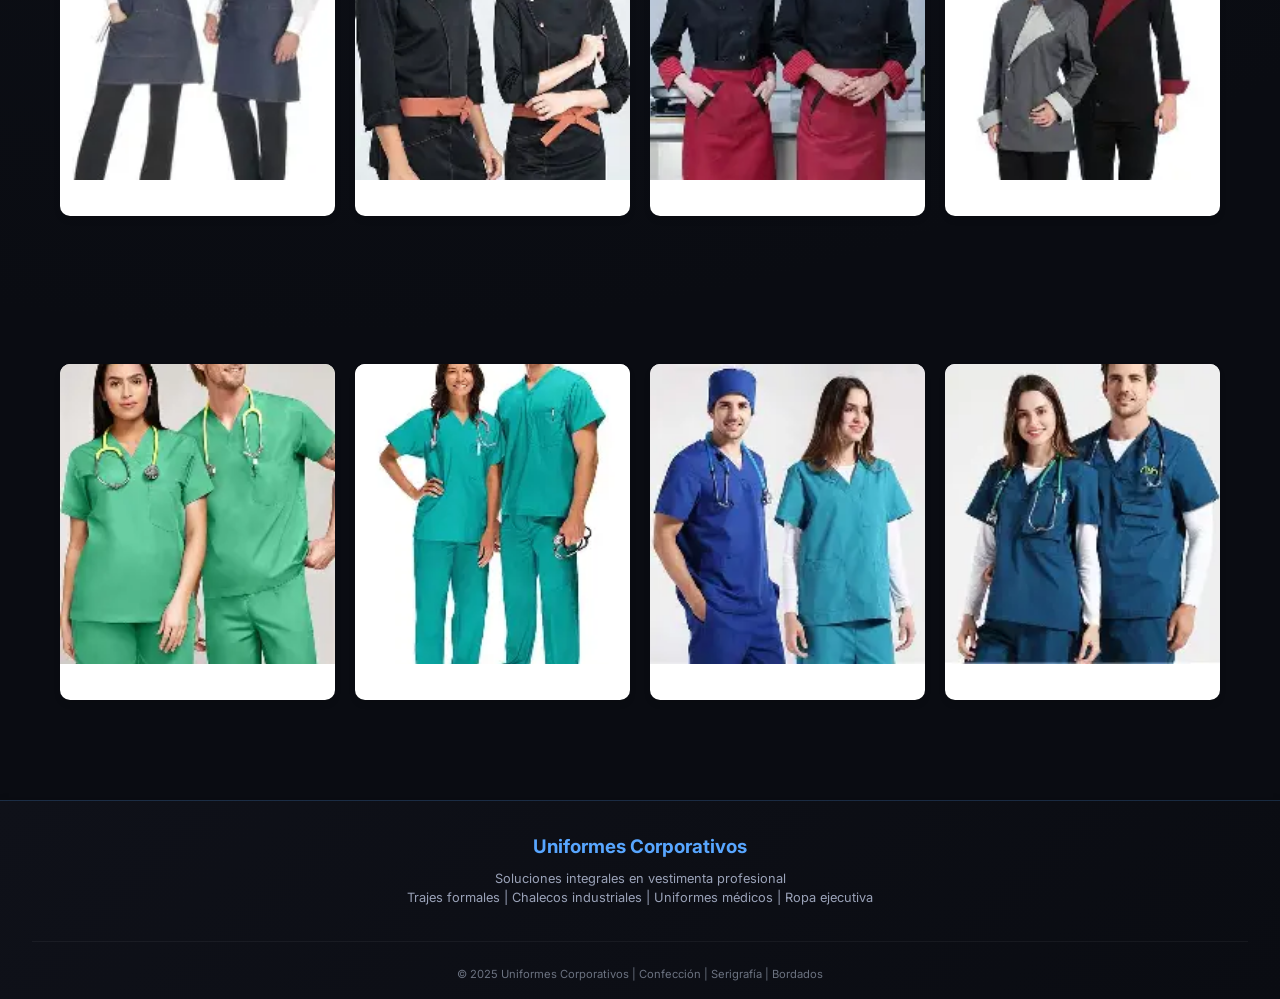
<file: lineatrabajo.html>
<!doctype html>
<html lang="es">
  <head>
    <meta charset="UTF-8" />
    <meta
      name="viewport"
      content="width=device-width, initial-scale=1.0, user-scalable=yes"
    />
    <title>AD-Inversiones | Inicio - Vestimenta Profesional</title>
    <link rel="icon" href="assets/icono2.png" type="image/png" />
    <!-- Google Fonts -->
    <link
      href="https://fonts.googleapis.com/css2?family=Inter:opsz,wght@14..32,300;14..32,400;14..32,500;14..32,600;14..32,700;14..32,800&display=swap"
      rel="stylesheet"
    />
    <!-- Font Awesome 6 -->
    <link
      rel="stylesheet"
      href="https://cdnjs.cloudflare.com/ajax/libs/font-awesome/6.0.0-beta3/css/all.min.css"
    />
    <!-- CSS principal -->
    <link rel="stylesheet" href="style/catalogo.css" />
    <link rel="stylesheet" href="style/home.css" />
    <link rel="stylesheet" href="style/styleWA.css" />
    <link rel="stylesheet" href="style/uni.css" />
  </head>
  <body>
    <!-- Navbar -->
    <nav class="navbar">
      <div class="nav-container">
        <div class="nav-logo">
          <img
            src="assets/logo1.jpeg"
            alt="Logo AD-Inversiones"
            class="logo-img"
          />
        </div>
        <ul class="nav-menu">
          <li class="nav-item">
            <a href="home.html" class="nav-link">Inicio</a>
          </li>
          <li class="nav-item">
            <a href="nosotros.html" class="nav-link">Sobre Nosotros</a>
          </li>
          <li class="nav-item">
            <a href="catalogo.html" class="nav-link active">Catálogos</a>
          </li>
          <li class="nav-item">
            <a href="personaliza.html" class="nav-link">Personalizaciones</a>
          </li>

          <li class="nav-item">
            <a href="contacto.html" class="nav-link">Contacto</a>
          </li>
        </ul>
        <div class="nav-toggle">
          <i class="fas fa-bars"></i>
        </div>
      </div>
    </nav>

    <!-- Hero / Introducción -->

    <!-- CATÁLOGO -->
    <section class="classes__container">
      <h1 class="section__header">Línea Especial de Trabajo</h1>
      <br /><br />
      <h2 class="section__subheader">Uniformes de trabajo</h2>
      <p>
        Descubre nuestra Línea Especial de Trabajo, diseñada para brindar
        funcionalidad, resistencia y comodidad en distintos entornos laborales.
        Nuestros uniformes están confeccionados con materiales de alta calidad
        que garantizan durabilidad y un excelente desempeño en el día a día.
        Pensados para diversas industrias, ofrecen libertad de movimiento,
        seguridad y una presentación profesional. Encuentra la opción ideal que
        combina protección, estilo y eficiencia para tus necesidades laborales.
      </p>

      <br /><br />

      <div class="classes__grid">
        <div class="classes__card">
          <div class="classes__image">
            <img src="imagenes/lt/lt1.webp" />
          </div>
          <h3></h3>
        </div>

        <div class="classes__card">
          <div class="classes__image">
            <img src="imagenes/lt/lt2.webp" />
          </div>
          <h3></h3>
        </div>

        <div class="classes__card">
          <div class="classes__image">
            <img src="imagenes/lt/lt3.webp" />
          </div>
          <h3></h3>
        </div>

        <div class="classes__card">
          <div class="classes__image">
            <img src="imagenes/lt/lt4.webp" />
          </div>
          <h3></h3>
        </div>
      </div>
    </section>

    <br /><br />

    <section class="classes__container">
      <div class="classes__grid">
        <div class="classes__card">
          <div class="classes__image">
            <img src="imagenes/lt/lt5.webp" />
          </div>
          <h3></h3>
        </div>

        <div class="classes__card">
          <div class="classes__image">
            <img src="imagenes/lt/lt6.webp" />
          </div>
          <h3></h3>
        </div>

        <div class="classes__card">
          <div class="classes__image">
            <img src="imagenes/lt/lt7.webp" />
          </div>
          <h3></h3>
        </div>

        <div class="classes__card">
          <div class="classes__image">
            <img src="imagenes/lt/lt8.webp" />
          </div>
          <h3></h3>
        </div>
      </div>
    </section>

    <br /><br />

    <section class="classes__container">
      <div class="classes__grid">
        <div class="classes__card">
          <div class="classes__image">
            <img src="imagenes/lt/lt9.webp" />
          </div>
          <h3></h3>
        </div>

        <div class="classes__card">
          <div class="classes__image">
            <img src="imagenes/lt/lt10.webp" />
          </div>
          <h3></h3>
        </div>

        <div class="classes__card">
          <div class="classes__image">
            <img src="imagenes/lt/lt11.webp" />
          </div>
          <h3></h3>
        </div>

        <div class="classes__card">
          <div class="classes__image">
            <img src="imagenes/lt/lt12.webp" />
          </div>
          <h3></h3>
        </div>
      </div>
    </section>

    <br /><br />

    <section class="classes__container">
      <div class="classes__grid">
        <div class="classes__card">
          <div class="classes__image">
            <img src="imagenes/lt/lt13.webp" />
          </div>
          <h3></h3>
        </div>

        <div class="classes__card">
          <div class="classes__image">
            <img src="imagenes/lt/lt14.webp" />
          </div>
          <h3></h3>
        </div>

        <div class="classes__card">
          <div class="classes__image">
            <img src="imagenes/lt/lt15.webp" />
          </div>
          <h3></h3>
        </div>

        <div class="classes__card">
          <div class="classes__image">
            <img src="imagenes/lt/lt16.webp" />
          </div>
          <h3></h3>
        </div>
      </div>
    </section>

    <footer>
      <div class="footer-content">
        <div class="footer-info">
          <h3>Uniformes Corporativos</h3>
          <p>Soluciones integrales en vestimenta profesional</p>
          <p>
            Trajes formales | Chalecos industriales | Uniformes médicos | Ropa
            ejecutiva
          </p>
        </div>
      </div>
      <div class="footer-bottom">
        <p>
          © 2025 Uniformes Corporativos | Confección | Serigrafía | Bordados
        </p>
      </div>
    </footer>

    <!-- Cargar jQuery -->
    <script src="https://code.jquery.com/jquery-3.7.1.min.js"></script>

    <!-- Cargar el botón de WhatsApp -->
    <div id="whatsappContainer"></div>
    <script>
      $(document).ready(function () {
        $("#whatsappContainer").load("components/whatsapp-button.html");
      });
    </script>

    <script>
      // Menú hamburguesa para responsive
      const navToggle = document.querySelector(".nav-toggle");
      const navMenu = document.querySelector(".nav-menu");

      navToggle.addEventListener("click", () => {
        navMenu.classList.toggle("active");
      });
    </script>
    <!-- Cargar jQuery -->
    <script src="https://code.jquery.com/jquery-3.7.1.min.js"></script>

    <!-- Cargar el botón de WhatsApp -->
    <div id="whatsappContainer"></div>
    <script>
      $(document).ready(function () {
        $("#whatsappContainer").load("components/whatsapp-button.html");
      });
    </script>
    <div id="chat-component"></div>
    <script>
      fetch("uni.html")
        .then((res) => res.text())
        .then((html) => {
          document.getElementById("chat-component").innerHTML = html;
        });
    </script>
  </body>
</html>
</file>
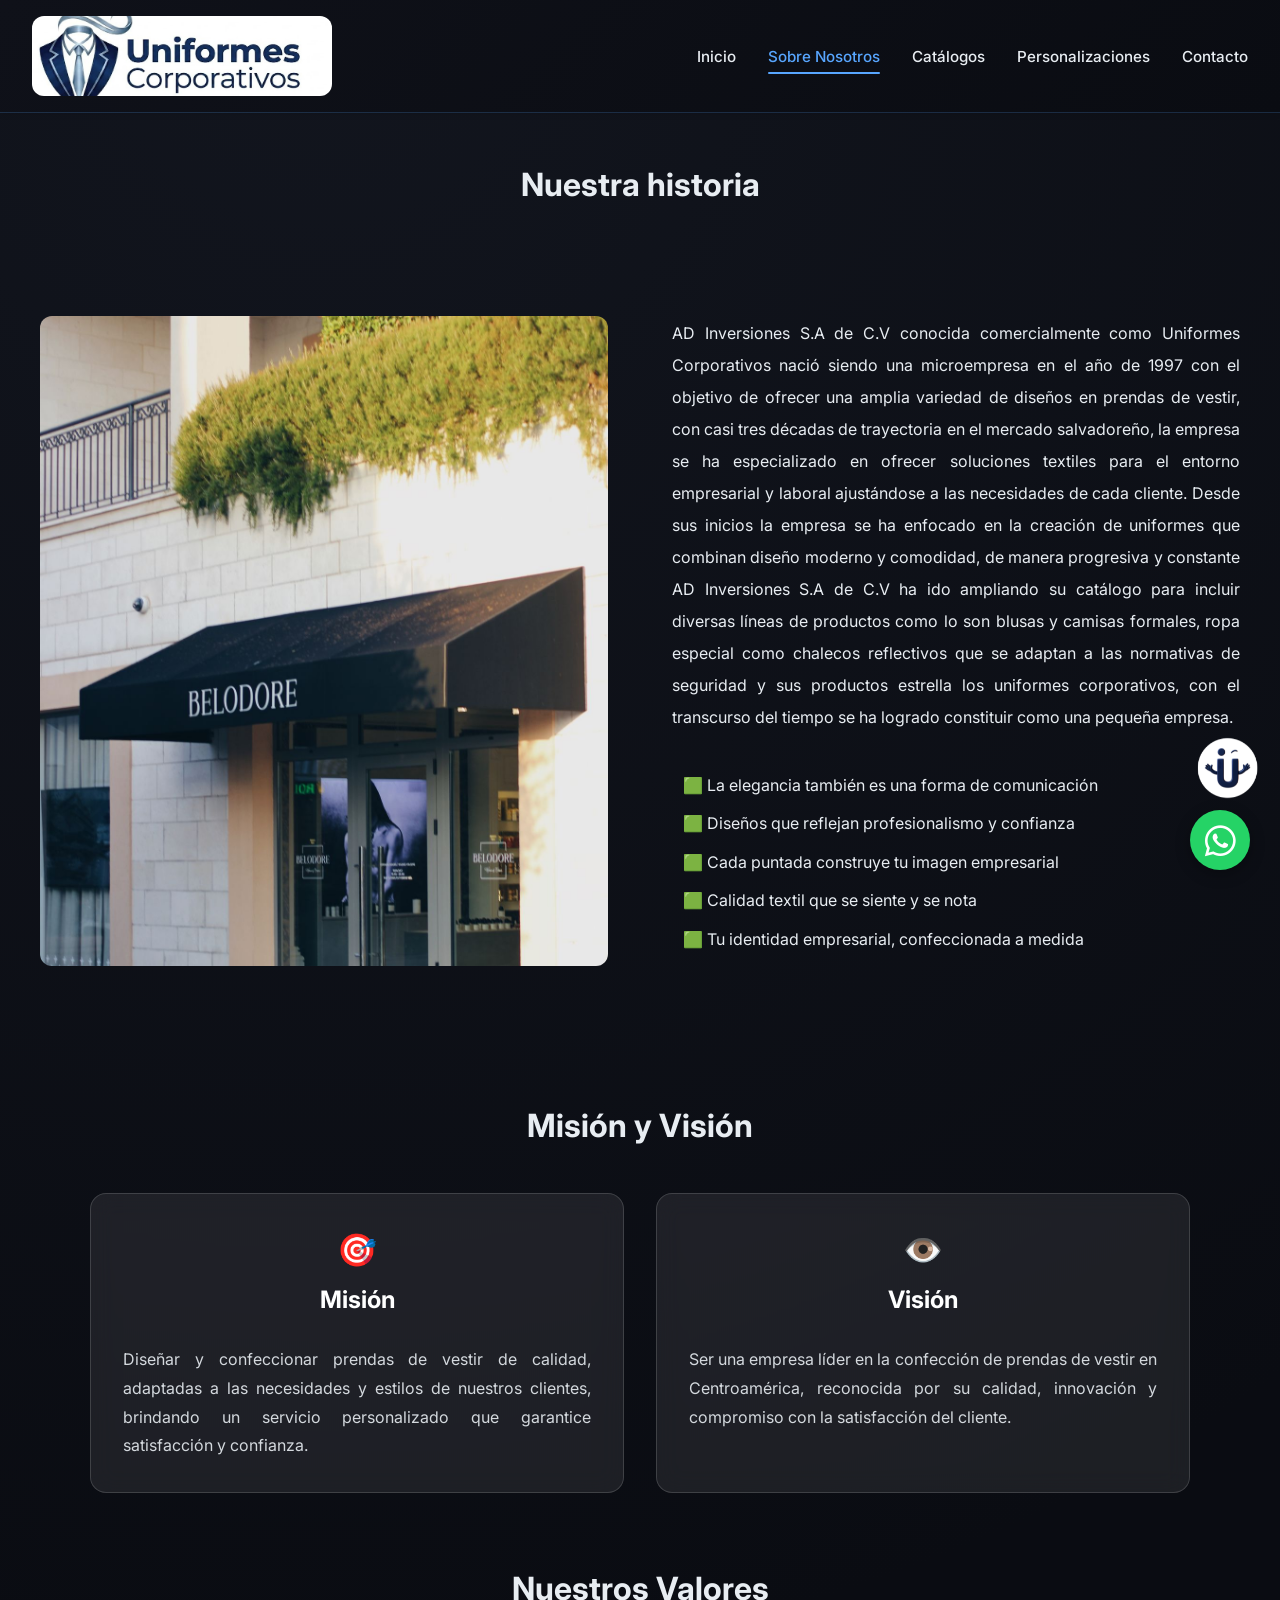
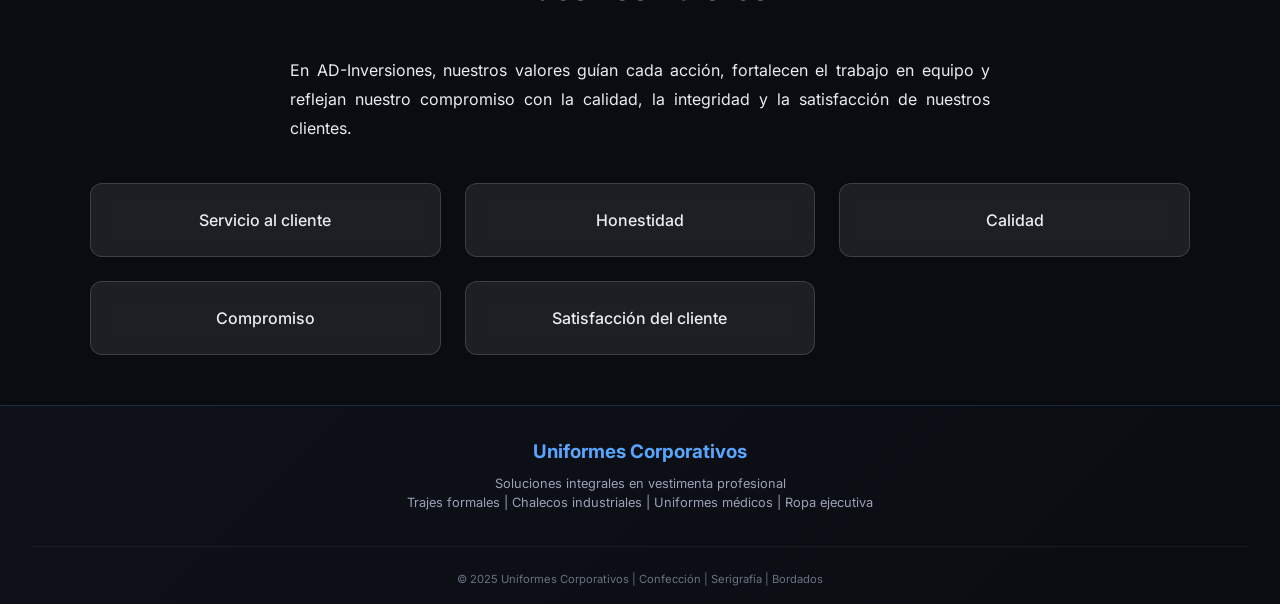
<file: nosotros.html>
<!doctype html>
<html lang="es">
  <head>
    <meta charset="UTF-8" />
    <meta
      name="viewport"
      content="width=device-width, initial-scale=1.0, user-scalable=yes"
    />
    <title>AD-Inversiones | Inicio - Vestimenta Profesional</title>
    <link rel="icon" href="assets/icono2.png" type="image/png" />
    <!-- Google Fonts -->
    <link
      href="https://fonts.googleapis.com/css2?family=Inter:opsz,wght@14..32,300;14..32,400;14..32,500;14..32,600;14..32,700;14..32,800&display=swap"
      rel="stylesheet"
    />
    <!-- Font Awesome 6 -->
    <link
      rel="stylesheet"
      href="https://cdnjs.cloudflare.com/ajax/libs/font-awesome/6.0.0-beta3/css/all.min.css"
    />
    <!-- CSS principal -->
    <link rel="stylesheet" href="style/catalogo.css" />
    <link rel="stylesheet" href="style/home.css" />
    <link rel="stylesheet" href="style/styleWA.css" />
    <link rel="stylesheet" href="style/uni.css" />
  </head>
  <body>
    <!-- Navbar -->
    <nav class="navbar">
      <div class="nav-container">
        <div class="nav-logo">
          <img
            src="assets/logo1.jpeg"
            alt="Logo AD-Inversiones"
            class="logo-img"
          />
        </div>
        <ul class="nav-menu">
          <li class="nav-item">
            <a href="home.html" class="nav-link">Inicio</a>
          </li>
          <li class="nav-item">
            <a href="nosotros.html" class="nav-link active">Sobre Nosotros</a>
          </li>
          <li class="nav-item">
            <a href="catalogo.html" class="nav-link">Catálogos</a>
          </li>
          <li class="nav-item">
            <a href="personaliza.html" class="nav-link">Personalizaciones</a>
          </li>

          <li class="nav-item">
            <a href="contacto.html" class="nav-link">Contacto</a>
          </li>
        </ul>
        <div class="nav-toggle">
          <i class="fas fa-bars"></i>
        </div>
      </div>
    </nav>

    <!-- Hero / Introducción -->

    <br /><br />
    <h2 class="section__header">Nuestra historia</h2>
    <section class="why section__container" id="sobrenosotro">
      <div class="why__wrapper">
        <div class="why__image">
          <img src="imagenes/002.jpg" alt="Nuestra historia" />
        </div>

        <div class="why__content">
          <p class="parrafo">
            AD Inversiones S.A de C.V conocida comercialmente como Uniformes
            Corporativos nació siendo una microempresa en el año de 1997 con el
            objetivo de ofrecer una amplia variedad de diseños en prendas de
            vestir, con casi tres décadas de trayectoria en el mercado
            salvadoreño, la empresa se ha especializado en ofrecer soluciones
            textiles para el entorno empresarial y laboral ajustándose a las
            necesidades de cada cliente. Desde sus inicios la empresa se ha
            enfocado en la creación de uniformes que combinan diseño moderno y
            comodidad, de manera progresiva y constante AD Inversiones S.A de
            C.V ha ido ampliando su catálogo para incluir diversas líneas de
            productos como lo son blusas y camisas formales, ropa especial como
            chalecos reflectivos que se adaptan a las normativas de seguridad y
            sus productos estrella los uniformes corporativos, con el transcurso
            del tiempo se ha logrado constituir como una pequeña empresa.
          </p>

          <ul class="why__list">
            <li class="why__item">
              <i class="ri-checkbox-circle-fill"></i
              ><span>🟩 La elegancia también es una forma de comunicación</span>
            </li>
            <li class="why__item">
              <i class="ri-checkbox-circle-fill"></i
              ><span>🟩 Diseños que reflejan profesionalismo y confianza</span>
            </li>
            <li class="why__item">
              <i class="ri-checkbox-circle-fill"></i
              ><span>🟩 Cada puntada construye tu imagen empresarial</span>
            </li>
            <li class="why__item">
              <i class="ri-checkbox-circle-fill"></i
              ><span>🟩 Calidad textil que se siente y se nota</span>
            </li>
            <li class="why__item">
              <i class="ri-checkbox-circle-fill"></i
              ><span>🟩 Tu identidad empresarial, confeccionada a medida</span>
            </li>
          </ul>
        </div>
      </div>
    </section>

    <br /><br /><br />

    <h2 class="section__header">Misión y Visión</h2>
    <section class="mv section__container">
      <div class="mv__wrapper">
        <div class="mv__card">
          <div class="mv__icon">🎯</div>
          <h3 class="mv__title">Misión</h3>
          <p class="mv__text">
            Diseñar y confeccionar prendas de vestir de calidad, adaptadas a las
            necesidades y estilos de nuestros clientes, brindando un servicio
            personalizado que garantice satisfacción y confianza.
          </p>
        </div>

        <div class="mv__card">
          <div class="mv__icon">👁️</div>
          <h3 class="mv__title">Visión</h3>
          <p class="mv__text">
            Ser una empresa líder en la confección de prendas de vestir en
            Centroamérica, reconocida por su calidad, innovación y compromiso
            con la satisfacción del cliente.
          </p>
        </div>
      </div>
    </section>

    <br /><br /><br />
    <h2 class="section__header">Nuestros Valores</h2>
    <section class="val section__container">
      <div class="val__wrapper">
        <div class="val__header">
          <p class="val__description">
            En AD-Inversiones, nuestros valores guían cada acción, fortalecen el
            trabajo en equipo y reflejan nuestro compromiso con la calidad, la
            integridad y la satisfacción de nuestros clientes.
          </p>
        </div>

        <div class="val__grid">
          <div class="val__card">Servicio al cliente</div>
          <div class="val__card">Honestidad</div>
          <div class="val__card">Calidad</div>
          <div class="val__card">Compromiso</div>
          <div class="val__card">Satisfacción del cliente</div>
        </div>
      </div>
    </section>

    <footer>
      <div class="footer-content">
        <div class="footer-info">
          <h3>Uniformes Corporativos</h3>
          <p>Soluciones integrales en vestimenta profesional</p>
          <p>
            Trajes formales | Chalecos industriales | Uniformes médicos | Ropa
            ejecutiva
          </p>
        </div>
      </div>
      <div class="footer-bottom">
        <p>
          © 2025 Uniformes Corporativos | Confección | Serigrafía | Bordados
        </p>
      </div>
    </footer>

    <!-- Cargar jQuery -->
    <script src="https://code.jquery.com/jquery-3.7.1.min.js"></script>

    <!-- Cargar el botón de WhatsApp -->
    <div id="whatsappContainer"></div>
    <script>
      $(document).ready(function () {
        $("#whatsappContainer").load("components/whatsapp-button.html");
      });
    </script>

    <script>
      // Menú hamburguesa para responsive
      const navToggle = document.querySelector(".nav-toggle");
      const navMenu = document.querySelector(".nav-menu");

      navToggle.addEventListener("click", () => {
        navMenu.classList.toggle("active");
      });
    </script>
    <!-- Cargar jQuery -->
    <script src="https://code.jquery.com/jquery-3.7.1.min.js"></script>

    <!-- Cargar el botón de WhatsApp -->
    <div id="whatsappContainer"></div>
    <script>
      $(document).ready(function () {
        $("#whatsappContainer").load("components/whatsapp-button.html");
      });
    </script>
    <div id="chat-component"></div>
    <script>
      fetch("uni.html")
        .then((res) => res.text())
        .then((html) => {
          document.getElementById("chat-component").innerHTML = html;
        });
    </script>
  </body>
</html>
</file>
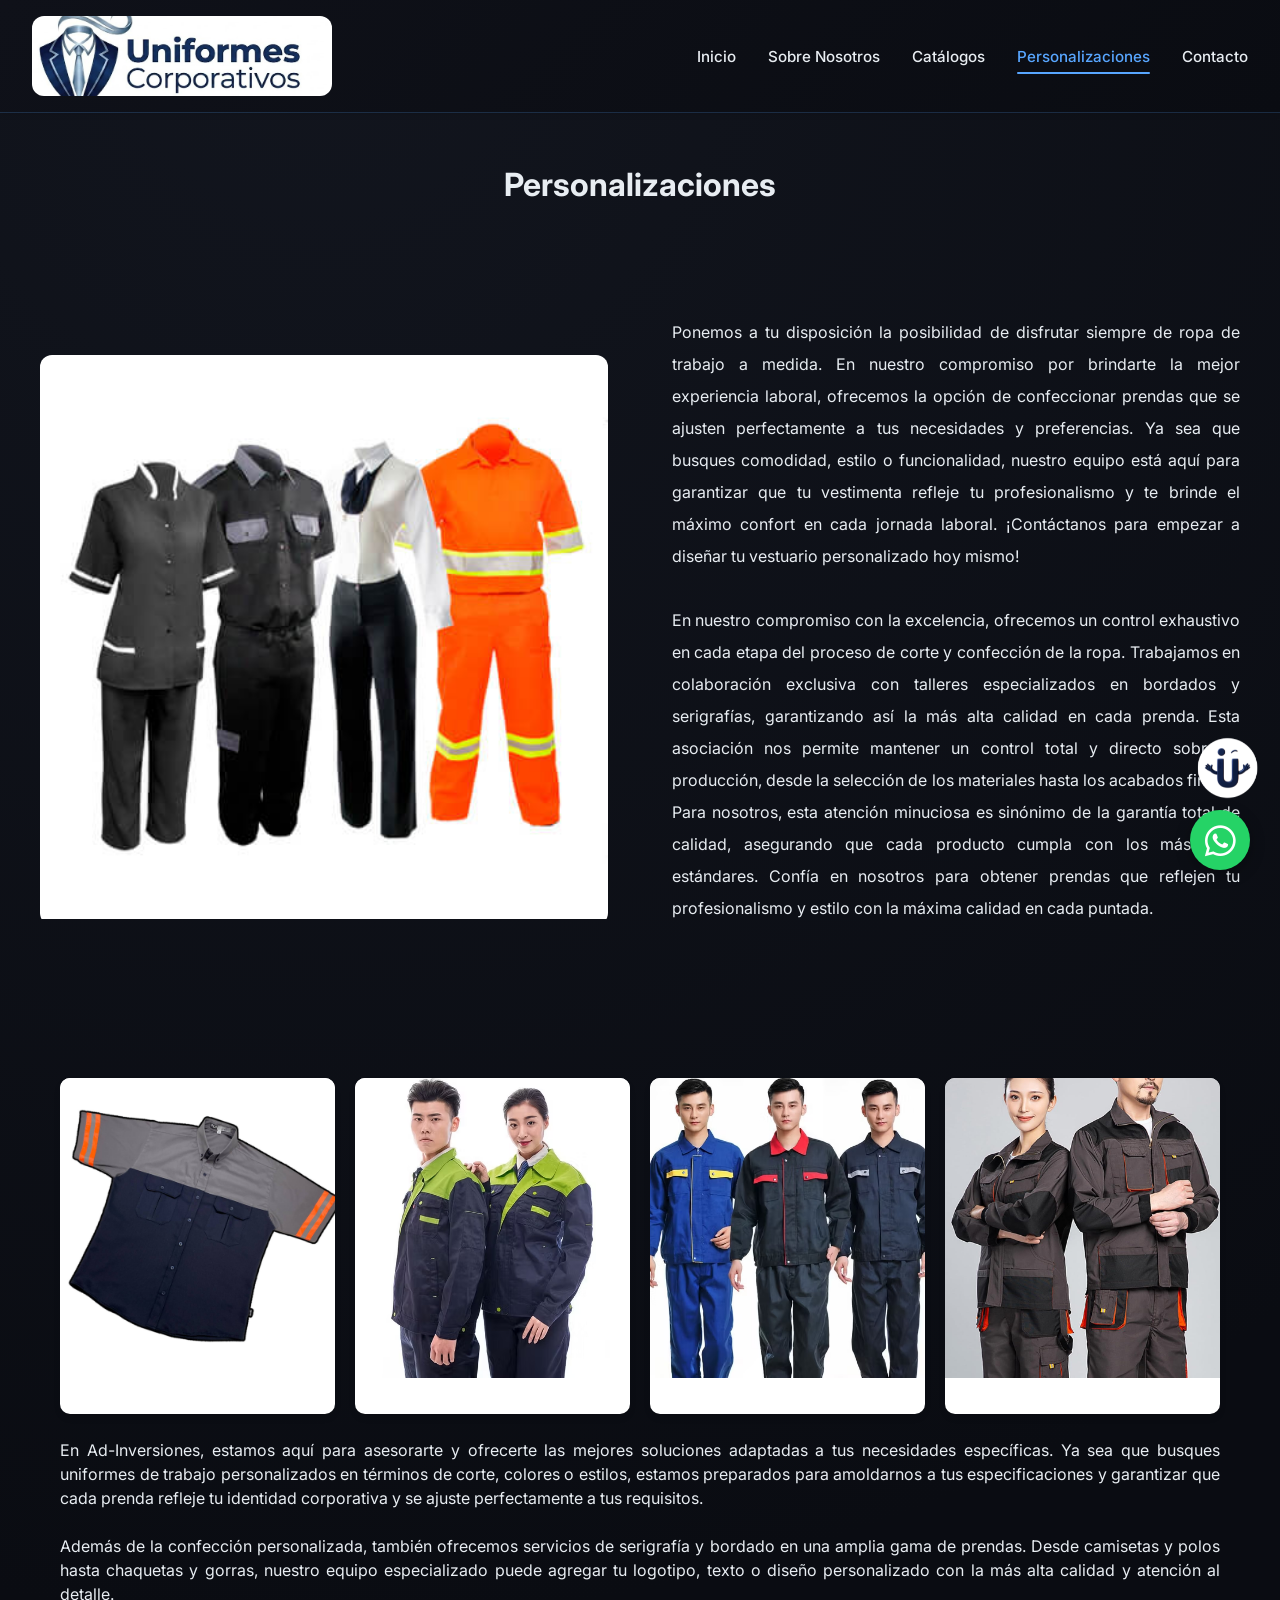
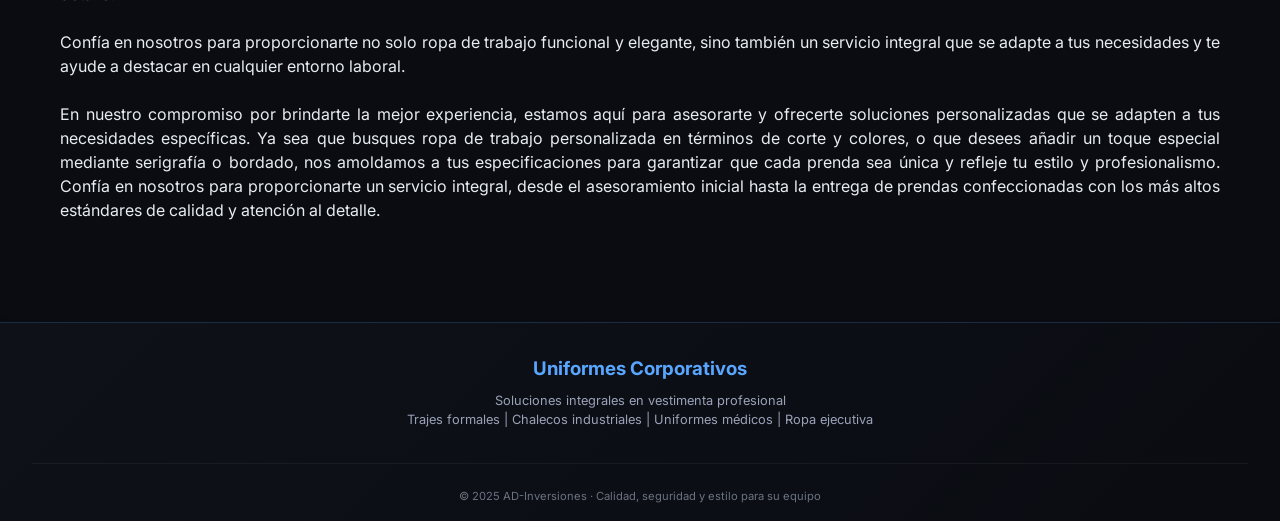
<file: personaliza.html>
<!doctype html>
<html lang="es">
  <head>
    <meta charset="UTF-8" />
    <meta
      name="viewport"
      content="width=device-width, initial-scale=1.0, user-scalable=yes"
    />
    <title>AD-Inversiones | Inicio - Vestimenta Profesional</title>
    <link rel="icon" href="assets/icono2.png" type="image/png" />
    <!-- Google Fonts -->
    <link
      href="https://fonts.googleapis.com/css2?family=Inter:opsz,wght@14..32,300;14..32,400;14..32,500;14..32,600;14..32,700;14..32,800&display=swap"
      rel="stylesheet"
    />
    <!-- Font Awesome 6 -->
    <link
      rel="stylesheet"
      href="https://cdnjs.cloudflare.com/ajax/libs/font-awesome/6.0.0-beta3/css/all.min.css"
    />
    <!-- CSS principal -->
    <link rel="stylesheet" href="style/catalogo.css" />
    <link rel="stylesheet" href="style/home.css" />
    <link rel="stylesheet" href="style/styleWA.css" />
    <link rel="stylesheet" href="style/uni.css" />
  </head>
  <body>
    <!-- Navbar -->
    <nav class="navbar">
      <div class="nav-container">
        <div class="nav-logo">
          <img
            src="assets/logo1.jpeg"
            alt="Logo AD-Inversiones"
            class="logo-img"
          />
        </div>
        <ul class="nav-menu">
          <li class="nav-item">
            <a href="home.html" class="nav-link">Inicio</a>
          </li>
          <li class="nav-item">
            <a href="nosotros.html" class="nav-link">Sobre Nosotros</a>
          </li>
          <li class="nav-item">
            <a href="catalogo.html" class="nav-link">Catálogos</a>
          </li>
          <li class="nav-item">
            <a href="personaliza.html" class="nav-link active"
              >Personalizaciones</a
            >
          </li>
          <li class="nav-item">
            <a href="contacto.html" class="nav-link">Contacto</a>
          </li>
        </ul>
        <div class="nav-toggle">
          <i class="fas fa-bars"></i>
        </div>
      </div>
    </nav>

    <!-- Hero / Introducción -->

    <br /><br />
    <h2 class="section__header">Personalizaciones</h2>
    <section class="why section__container" id="sobrenosotro">
      <div class="why__wrapper">
        <div class="why__image">
          <img src="imagenes/pers1.jpg" alt="Nuestra historia" />
        </div>

        <div class="why__content">
          <p class="parrafo">
            Ponemos a tu disposición la posibilidad de disfrutar siempre de ropa
            de trabajo a medida. En nuestro compromiso por brindarte la mejor
            experiencia laboral, ofrecemos la opción de confeccionar prendas que
            se ajusten perfectamente a tus necesidades y preferencias. Ya sea
            que busques comodidad, estilo o funcionalidad, nuestro equipo está
            aquí para garantizar que tu vestimenta refleje tu profesionalismo y
            te brinde el máximo confort en cada jornada laboral. ¡Contáctanos
            para empezar a diseñar tu vestuario personalizado hoy mismo!

            <br /><br />
            En nuestro compromiso con la excelencia, ofrecemos un control
            exhaustivo en cada etapa del proceso de corte y confección de la
            ropa. Trabajamos en colaboración exclusiva con talleres
            especializados en bordados y serigrafías, garantizando así la más
            alta calidad en cada prenda. Esta asociación nos permite mantener un
            control total y directo sobre la producción, desde la selección de
            los materiales hasta los acabados finales. Para nosotros, esta
            atención minuciosa es sinónimo de la garantía total de calidad,
            asegurando que cada producto cumpla con los más altos estándares.
            Confía en nosotros para obtener prendas que reflejen tu
            profesionalismo y estilo con la máxima calidad en cada puntada.
          </p>
        </div>
      </div>
    </section>

    <section class="classes__container">
      <div class="classes__grid">
        <div class="classes__card">
          <div class="classes__image">
            <img src="imagenes/pers2.jpg" />
          </div>
          <h3></h3>
        </div>

        <div class="classes__card">
          <div class="classes__image">
            <img src="imagenes/pers3.avif" />
          </div>
          <h3></h3>
        </div>

        <div class="classes__card">
          <div class="classes__image">
            <img src="imagenes/pers4.avif" />
          </div>
          <h3></h3>
        </div>

        <div class="classes__card">
          <div class="classes__image">
            <img src="imagenes/pers5.jpg" />
          </div>
          <h3></h3>
        </div>
      </div>
      <br />
      <p style="text-align: justify">
        En Ad-Inversiones, estamos aquí para asesorarte y ofrecerte las mejores
        soluciones adaptadas a tus necesidades específicas. Ya sea que busques
        uniformes de trabajo personalizados en términos de corte, colores o
        estilos, estamos preparados para amoldarnos a tus especificaciones y
        garantizar que cada prenda refleje tu identidad corporativa y se ajuste
        perfectamente a tus requisitos.
        <br /><br />

        Además de la confección personalizada, también ofrecemos servicios de
        serigrafía y bordado en una amplia gama de prendas. Desde camisetas y
        polos hasta chaquetas y gorras, nuestro equipo especializado puede
        agregar tu logotipo, texto o diseño personalizado con la más alta
        calidad y atención al detalle.
        <br /><br />
        Confía en nosotros para proporcionarte no solo ropa de trabajo funcional
        y elegante, sino también un servicio integral que se adapte a tus
        necesidades y te ayude a destacar en cualquier entorno laboral.
        <br /><br />
        En nuestro compromiso por brindarte la mejor experiencia, estamos aquí
        para asesorarte y ofrecerte soluciones personalizadas que se adapten a
        tus necesidades específicas. Ya sea que busques ropa de trabajo
        personalizada en términos de corte y colores, o que desees añadir un
        toque especial mediante serigrafía o bordado, nos amoldamos a tus
        especificaciones para garantizar que cada prenda sea única y refleje tu
        estilo y profesionalismo. Confía en nosotros para proporcionarte un
        servicio integral, desde el asesoramiento inicial hasta la entrega de
        prendas confeccionadas con los más altos estándares de calidad y
        atención al detalle.
      </p>
    </section>

    <footer>
      <div class="footer-content">
        <div class="footer-info">
          <h3>Uniformes Corporativos</h3>
          <p>Soluciones integrales en vestimenta profesional</p>
          <p>
            Trajes formales | Chalecos industriales | Uniformes médicos | Ropa
            ejecutiva
          </p>
        </div>
      </div>
      <div class="footer-bottom">
        <p>
          © 2025 AD-Inversiones · Calidad, seguridad y estilo para su equipo
        </p>
      </div>
    </footer>

    <!-- Cargar jQuery -->
    <script src="https://code.jquery.com/jquery-3.7.1.min.js"></script>

    <!-- Cargar el botón de WhatsApp -->
    <div id="whatsappContainer"></div>
    <script>
      $(document).ready(function () {
        $("#whatsappContainer").load("components/whatsapp-button.html");
      });
    </script>

    <script>
      // Menú hamburguesa para responsive
      const navToggle = document.querySelector(".nav-toggle");
      const navMenu = document.querySelector(".nav-menu");

      navToggle.addEventListener("click", () => {
        navMenu.classList.toggle("active");
      });
    </script>
    <!-- Cargar jQuery -->
    <script src="https://code.jquery.com/jquery-3.7.1.min.js"></script>

    <!-- Cargar el botón de WhatsApp -->
    <div id="whatsappContainer"></div>
    <script>
      $(document).ready(function () {
        $("#whatsappContainer").load("components/whatsapp-button.html");
      });
    </script>
    <div id="chat-component"></div>
    <script>
      fetch("uni.html")
        .then((res) => res.text())
        .then((html) => {
          document.getElementById("chat-component").innerHTML = html;
        });
    </script>
  </body>
</html>
</file>
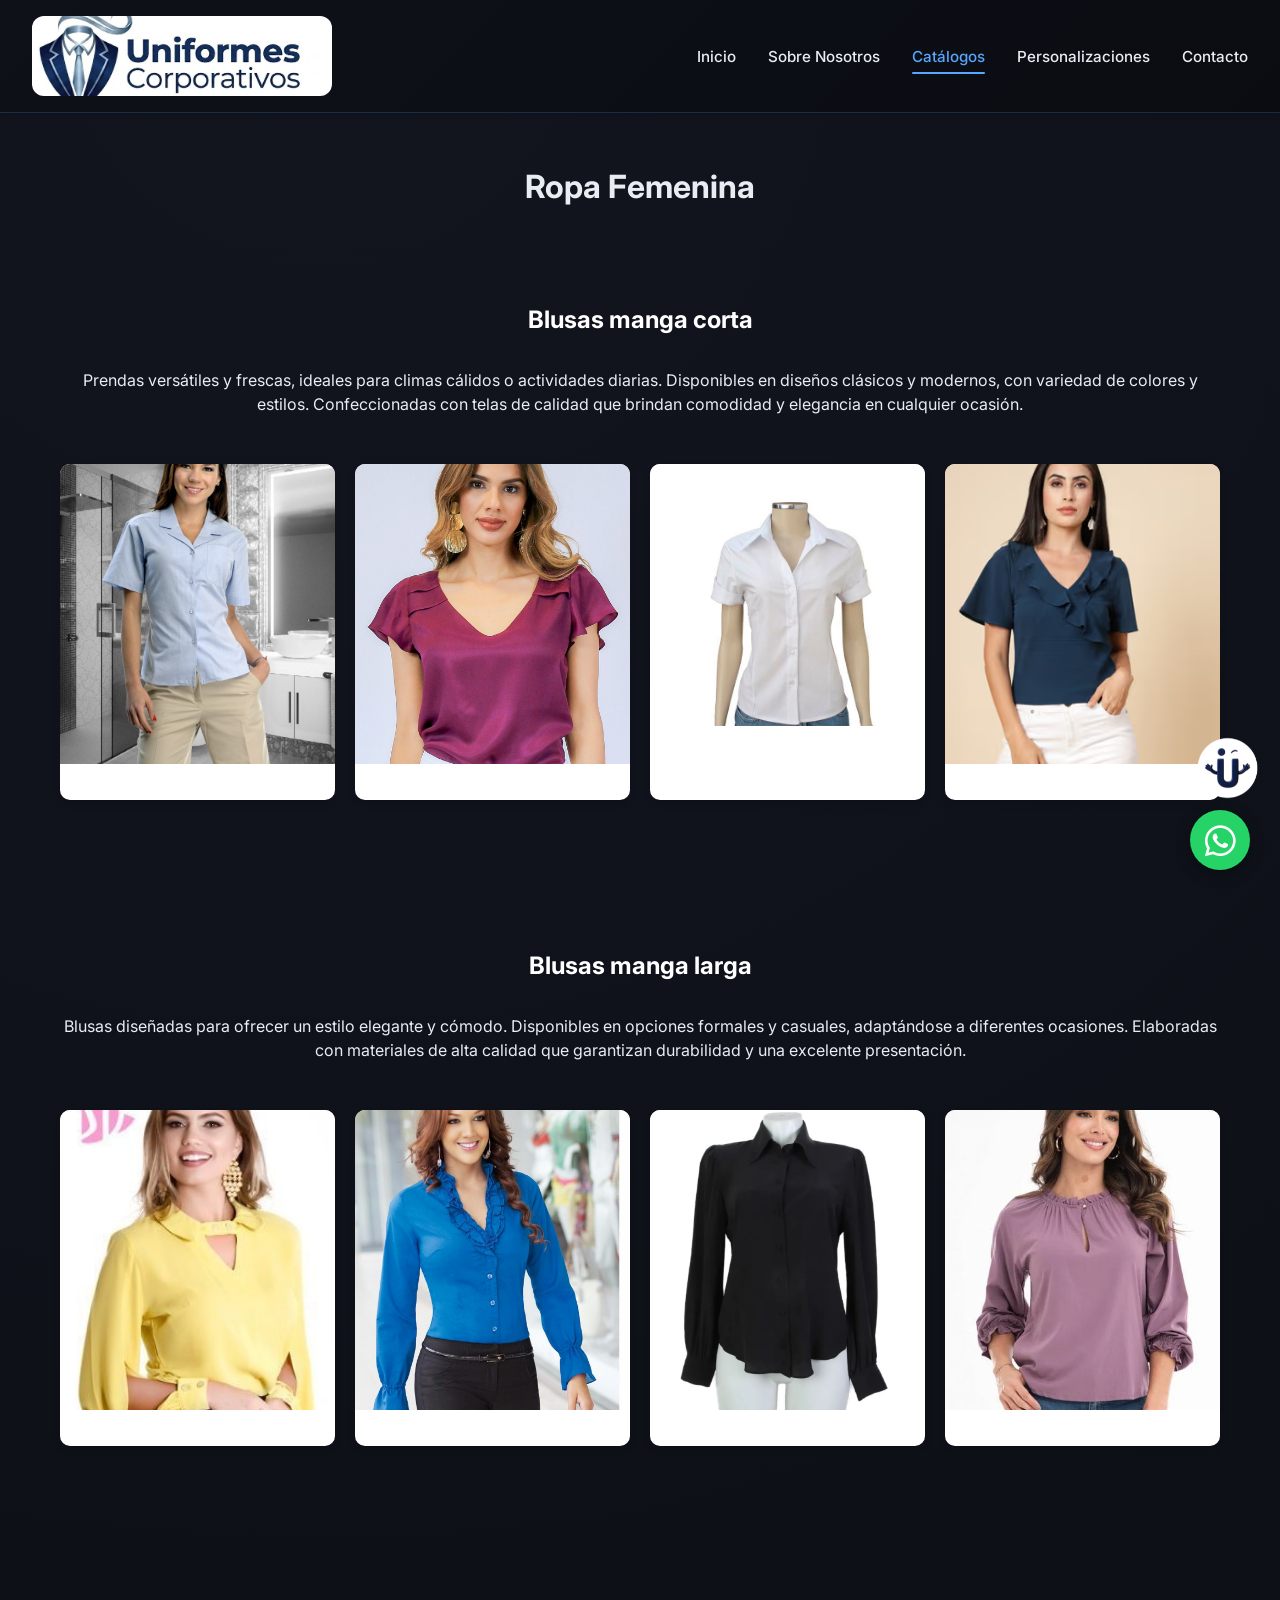
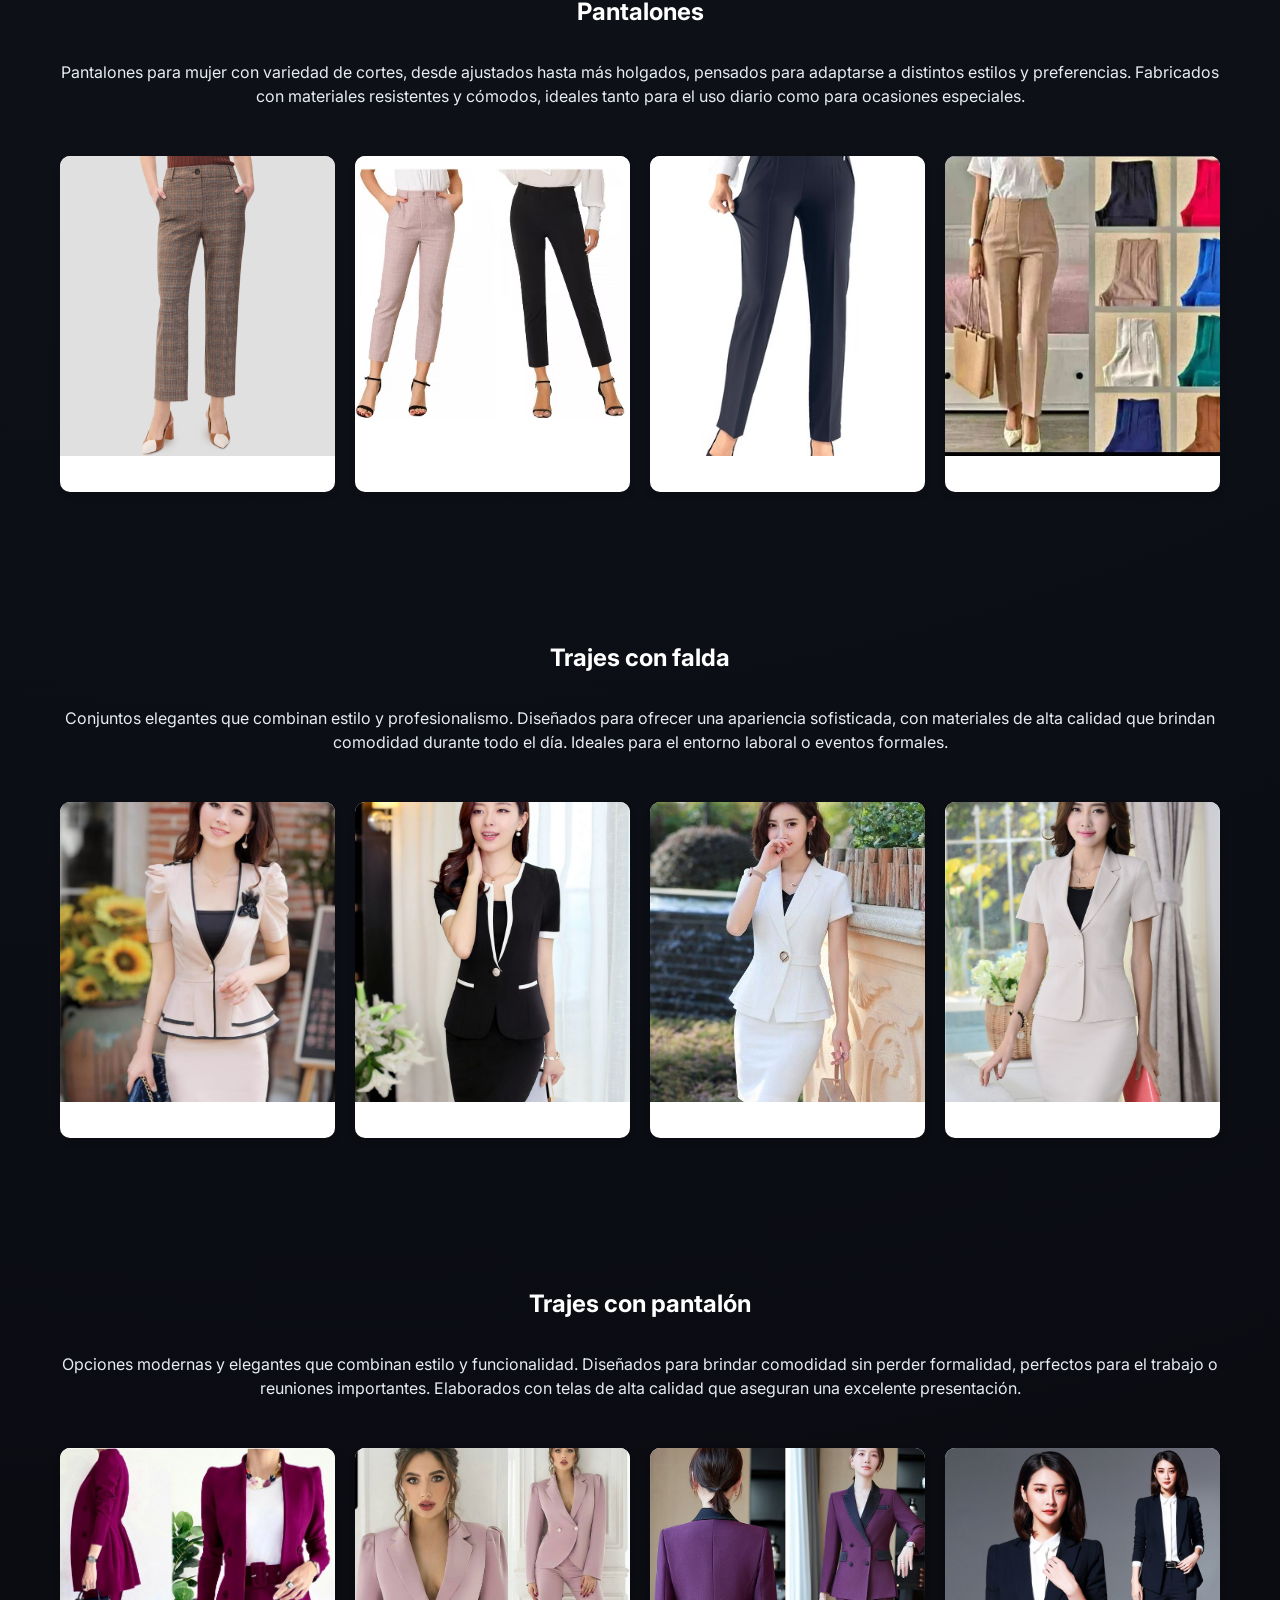
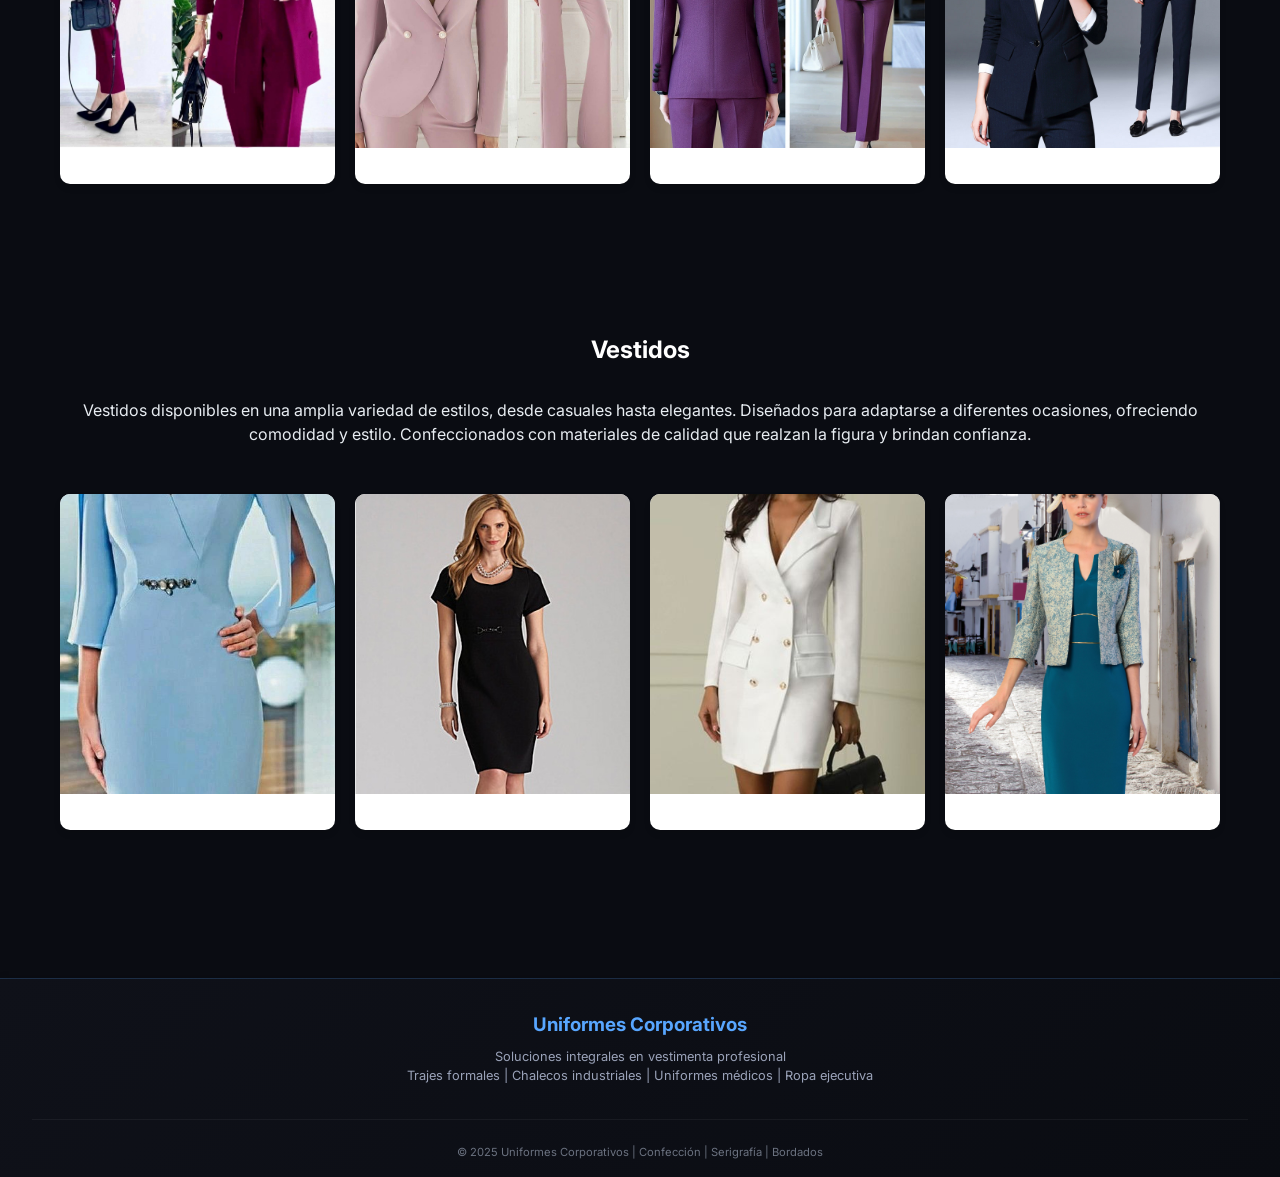
<file: ropafemenina.html>
<!doctype html>
<html lang="es">
  <head>
    <meta charset="UTF-8" />
    <meta
      name="viewport"
      content="width=device-width, initial-scale=1.0, user-scalable=yes"
    />
    <title>AD-Inversiones | Inicio - Vestimenta Profesional</title>
    <link rel="icon" href="assets/icono2.png" type="image/png" />
    <!-- Google Fonts -->
    <link
      href="https://fonts.googleapis.com/css2?family=Inter:opsz,wght@14..32,300;14..32,400;14..32,500;14..32,600;14..32,700;14..32,800&display=swap"
      rel="stylesheet"
    />
    <!-- Font Awesome 6 -->
    <link
      rel="stylesheet"
      href="https://cdnjs.cloudflare.com/ajax/libs/font-awesome/6.0.0-beta3/css/all.min.css"
    />
    <!-- CSS principal -->
    <link rel="stylesheet" href="style/catalogo.css" />
    <link rel="stylesheet" href="style/home.css" />
    <link rel="stylesheet" href="style/styleWA.css" />
    <link rel="stylesheet" href="style/uni.css" />
  </head>
  <body>
    <!-- Navbar -->
    <nav class="navbar">
      <div class="nav-container">
        <div class="nav-logo">
          <img
            src="assets/logo1.jpeg"
            alt="Logo AD-Inversiones"
            class="logo-img"
          />
        </div>
        <ul class="nav-menu">
          <li class="nav-item">
            <a href="home.html" class="nav-link">Inicio</a>
          </li>
          <li class="nav-item">
            <a href="nosotros.html" class="nav-link">Sobre Nosotros</a>
          </li>
          <li class="nav-item">
            <a href="catalogo.html" class="nav-link active">Catálogos</a>
          </li>
          <li class="nav-item">
            <a href="personaliza.html" class="nav-link">Personalizaciones</a>
          </li>

          <li class="nav-item">
            <a href="contacto.html" class="nav-link">Contacto</a>
          </li>
        </ul>
        <div class="nav-toggle">
          <i class="fas fa-bars"></i>
        </div>
      </div>
    </nav>

    <!-- Hero / Introducción -->

    <!-- CATÁLOGO -->
    <section class="classes__container">
      <h1 class="section__header">Ropa Femenina</h1>
      <br /><br />
      <h2 class="section__subheader">Blusas manga corta</h2>
      <p>
        Prendas versátiles y frescas, ideales para climas cálidos o actividades
        diarias. Disponibles en diseños clásicos y modernos, con variedad de
        colores y estilos. Confeccionadas con telas de calidad que brindan
        comodidad y elegancia en cualquier ocasión.
      </p>

      <br /><br />

      <div class="classes__grid">
        <div class="classes__card">
          <div class="classes__image">
            <img src="imagenes/rf/Imagenes/Blusas manga corta/mc1.jpg" />
          </div>
          <h3></h3>
        </div>

        <div class="classes__card">
          <div class="classes__image">
            <img src="imagenes/rf/Imagenes/Blusas manga corta/mc2.jpg" />
          </div>
          <h3></h3>
        </div>

        <div class="classes__card">
          <div class="classes__image">
            <img src="imagenes/rf/Imagenes/Blusas manga corta/mc3.jpg" />
          </div>
          <h3></h3>
        </div>

        <div class="classes__card">
          <div class="classes__image">
            <img src="imagenes/rf/Imagenes/Blusas manga corta/mc4.avif" />
          </div>
          <h3></h3>
        </div>
      </div>
    </section>

    <br /><br />

    <section class="classes__container">
      <h2 class="section__subheader">Blusas manga larga</h2>
      <p>
        Blusas diseñadas para ofrecer un estilo elegante y cómodo. Disponibles
        en opciones formales y casuales, adaptándose a diferentes ocasiones.
        Elaboradas con materiales de alta calidad que garantizan durabilidad y
        una excelente presentación.
      </p>

      <br /><br />

      <div class="classes__grid">
        <div class="classes__card">
          <div class="classes__image">
            <img src="imagenes/rf/Imagenes/Blusas manga larga/ml1.jpg" />
          </div>
          <h3></h3>
        </div>

        <div class="classes__card">
          <div class="classes__image">
            <img src="imagenes/rf/Imagenes/Blusas manga larga/ml2.jpg" />
          </div>
          <h3></h3>
        </div>

        <div class="classes__card">
          <div class="classes__image">
            <img src="imagenes/rf/Imagenes/Blusas manga larga/ml3.webp" />
          </div>
          <h3></h3>
        </div>

        <div class="classes__card">
          <div class="classes__image">
            <img src="imagenes/rf/Imagenes/Blusas manga larga/ml4.webp" />
          </div>
          <h3></h3>
        </div>
      </div>
    </section>

    <br /><br />

    <section class="classes__container">
      <h2 class="section__subheader">Pantalones</h2>
      <p>
        Pantalones para mujer con variedad de cortes, desde ajustados hasta más
        holgados, pensados para adaptarse a distintos estilos y preferencias.
        Fabricados con materiales resistentes y cómodos, ideales tanto para el
        uso diario como para ocasiones especiales.
      </p>

      <br /><br />

      <div class="classes__grid">
        <div class="classes__card">
          <div class="classes__image">
            <img src="imagenes/rf/Imagenes/Pantalón/p2.jpg" />
          </div>
          <h3></h3>
        </div>

        <div class="classes__card">
          <div class="classes__image">
            <img src="imagenes/rf/Imagenes/Pantalón/p5.avif" />
          </div>
          <h3></h3>
        </div>

        <div class="classes__card">
          <div class="classes__image">
            <img src="imagenes/rf/Imagenes/Pantalón/p1.jfif" />
          </div>
          <h3></h3>
        </div>

        <div class="classes__card">
          <div class="classes__image">
            <img src="imagenes/rf/Imagenes/Pantalón/p4.webp" />
          </div>
          <h3></h3>
        </div>
      </div>
    </section>

    <br /><br />

    <section class="classes__container">
      <h2 class="section__subheader">Trajes con falda</h2>
      <p>
        Conjuntos elegantes que combinan estilo y profesionalismo. Diseñados
        para ofrecer una apariencia sofisticada, con materiales de alta calidad
        que brindan comodidad durante todo el día. Ideales para el entorno
        laboral o eventos formales.
      </p>

      <br /><br />

      <div class="classes__grid">
        <div class="classes__card">
          <div class="classes__image">
            <img src="imagenes/rf/Imagenes/Traje con falda/tf1.jpg" />
          </div>
          <h3></h3>
        </div>

        <div class="classes__card">
          <div class="classes__image">
            <img src="imagenes/rf/Imagenes/Traje con falda/tf2.jpg" />
          </div>
          <h3></h3>
        </div>

        <div class="classes__card">
          <div class="classes__image">
            <img src="imagenes/rf/Imagenes/Traje con falda/tf3.jpg" />
          </div>
          <h3></h3>
        </div>

        <div class="classes__card">
          <div class="classes__image">
            <img src="imagenes/rf/Imagenes/Traje con falda/tf4.jpg" />
          </div>
          <h3></h3>
        </div>
      </div>
    </section>

    <br /><br />

    <section class="classes__container">
      <h2 class="section__subheader">Trajes con pantalón</h2>
      <p>
        Opciones modernas y elegantes que combinan estilo y funcionalidad.
        Diseñados para brindar comodidad sin perder formalidad, perfectos para
        el trabajo o reuniones importantes. Elaborados con telas de alta calidad
        que aseguran una excelente presentación.
      </p>

      <br /><br />

      <div class="classes__grid">
        <div class="classes__card">
          <div class="classes__image">
            <img src="imagenes/rf/Imagenes/Traje con pantalón/tp1.jpg" />
          </div>
          <h3></h3>
        </div>

        <div class="classes__card">
          <div class="classes__image">
            <img src="imagenes/rf/Imagenes/Traje con pantalón/tp2.jpg" />
          </div>
          <h3></h3>
        </div>

        <div class="classes__card">
          <div class="classes__image">
            <img src="imagenes/rf/Imagenes/Traje con pantalón/tp3.webp" />
          </div>
          <h3></h3>
        </div>

        <div class="classes__card">
          <div class="classes__image">
            <img src="imagenes/rf/Imagenes/Traje con pantalón/tp5.jpg" />
          </div>
          <h3></h3>
        </div>
      </div>
    </section>

    <br /><br />

    <section class="classes__container">
      <h2 class="section__subheader">Vestidos</h2>
      <p>
        Vestidos disponibles en una amplia variedad de estilos, desde casuales
        hasta elegantes. Diseñados para adaptarse a diferentes ocasiones,
        ofreciendo comodidad y estilo. Confeccionados con materiales de calidad
        que realzan la figura y brindan confianza.
      </p>

      <br /><br />

      <div class="classes__grid">
        <div class="classes__card">
          <div class="classes__image">
            <img src="imagenes/rf/Imagenes/Vestido/v1.jpg" />
          </div>
          <h3></h3>
        </div>

        <div class="classes__card">
          <div class="classes__image">
            <img src="imagenes/rf/Imagenes/Vestido/v2.jpg" />
          </div>
          <h3></h3>
        </div>

        <div class="classes__card">
          <div class="classes__image">
            <img src="imagenes/rf/Imagenes/Vestido/v3.jpg" />
          </div>
          <h3></h3>
        </div>

        <div class="classes__card">
          <div class="classes__image">
            <img src="imagenes/rf/Imagenes/Vestido/v4.jpg" />
          </div>
          <h3></h3>
        </div>
      </div>
    </section>

    <br /><br />

    <footer>
      <div class="footer-content">
        <div class="footer-info">
          <h3>Uniformes Corporativos</h3>
          <p>Soluciones integrales en vestimenta profesional</p>
          <p>
            Trajes formales | Chalecos industriales | Uniformes médicos | Ropa
            ejecutiva
          </p>
        </div>
      </div>
      <div class="footer-bottom">
        <p>
          © 2025 Uniformes Corporativos | Confección | Serigrafía | Bordados
        </p>
      </div>
    </footer>

    <!-- Cargar jQuery -->
    <script src="https://code.jquery.com/jquery-3.7.1.min.js"></script>

    <!-- Cargar el botón de WhatsApp -->
    <div id="whatsappContainer"></div>
    <script>
      $(document).ready(function () {
        $("#whatsappContainer").load("components/whatsapp-button.html");
      });
    </script>

    <script>
      // Menú hamburguesa para responsive
      const navToggle = document.querySelector(".nav-toggle");
      const navMenu = document.querySelector(".nav-menu");

      navToggle.addEventListener("click", () => {
        navMenu.classList.toggle("active");
      });
    </script>
    <!-- Cargar jQuery -->
    <script src="https://code.jquery.com/jquery-3.7.1.min.js"></script>

    <!-- Cargar el botón de WhatsApp -->
    <div id="whatsappContainer"></div>
    <script>
      $(document).ready(function () {
        $("#whatsappContainer").load("components/whatsapp-button.html");
      });
    </script>
    <div id="chat-component"></div>
    <script>
      fetch("uni.html")
        .then((res) => res.text())
        .then((html) => {
          document.getElementById("chat-component").innerHTML = html;
        });
    </script>
  </body>
</html>
</file>
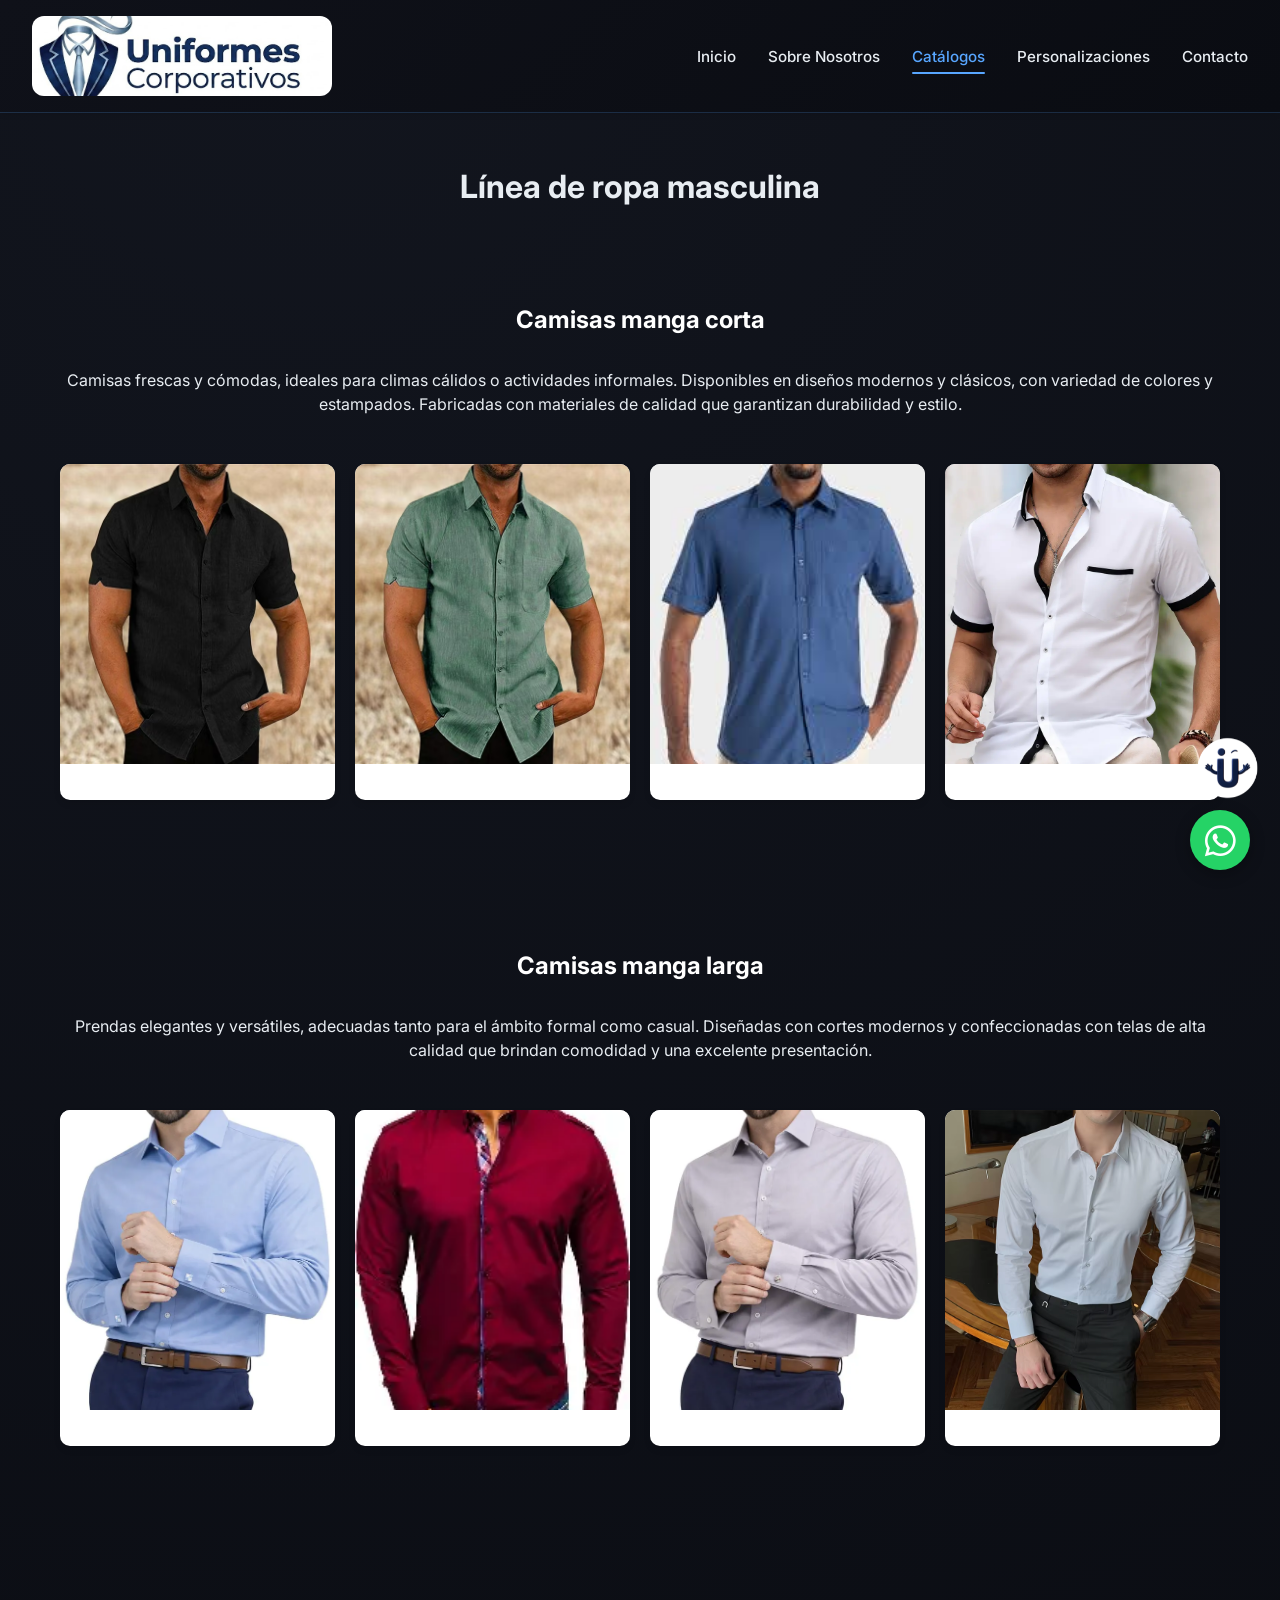
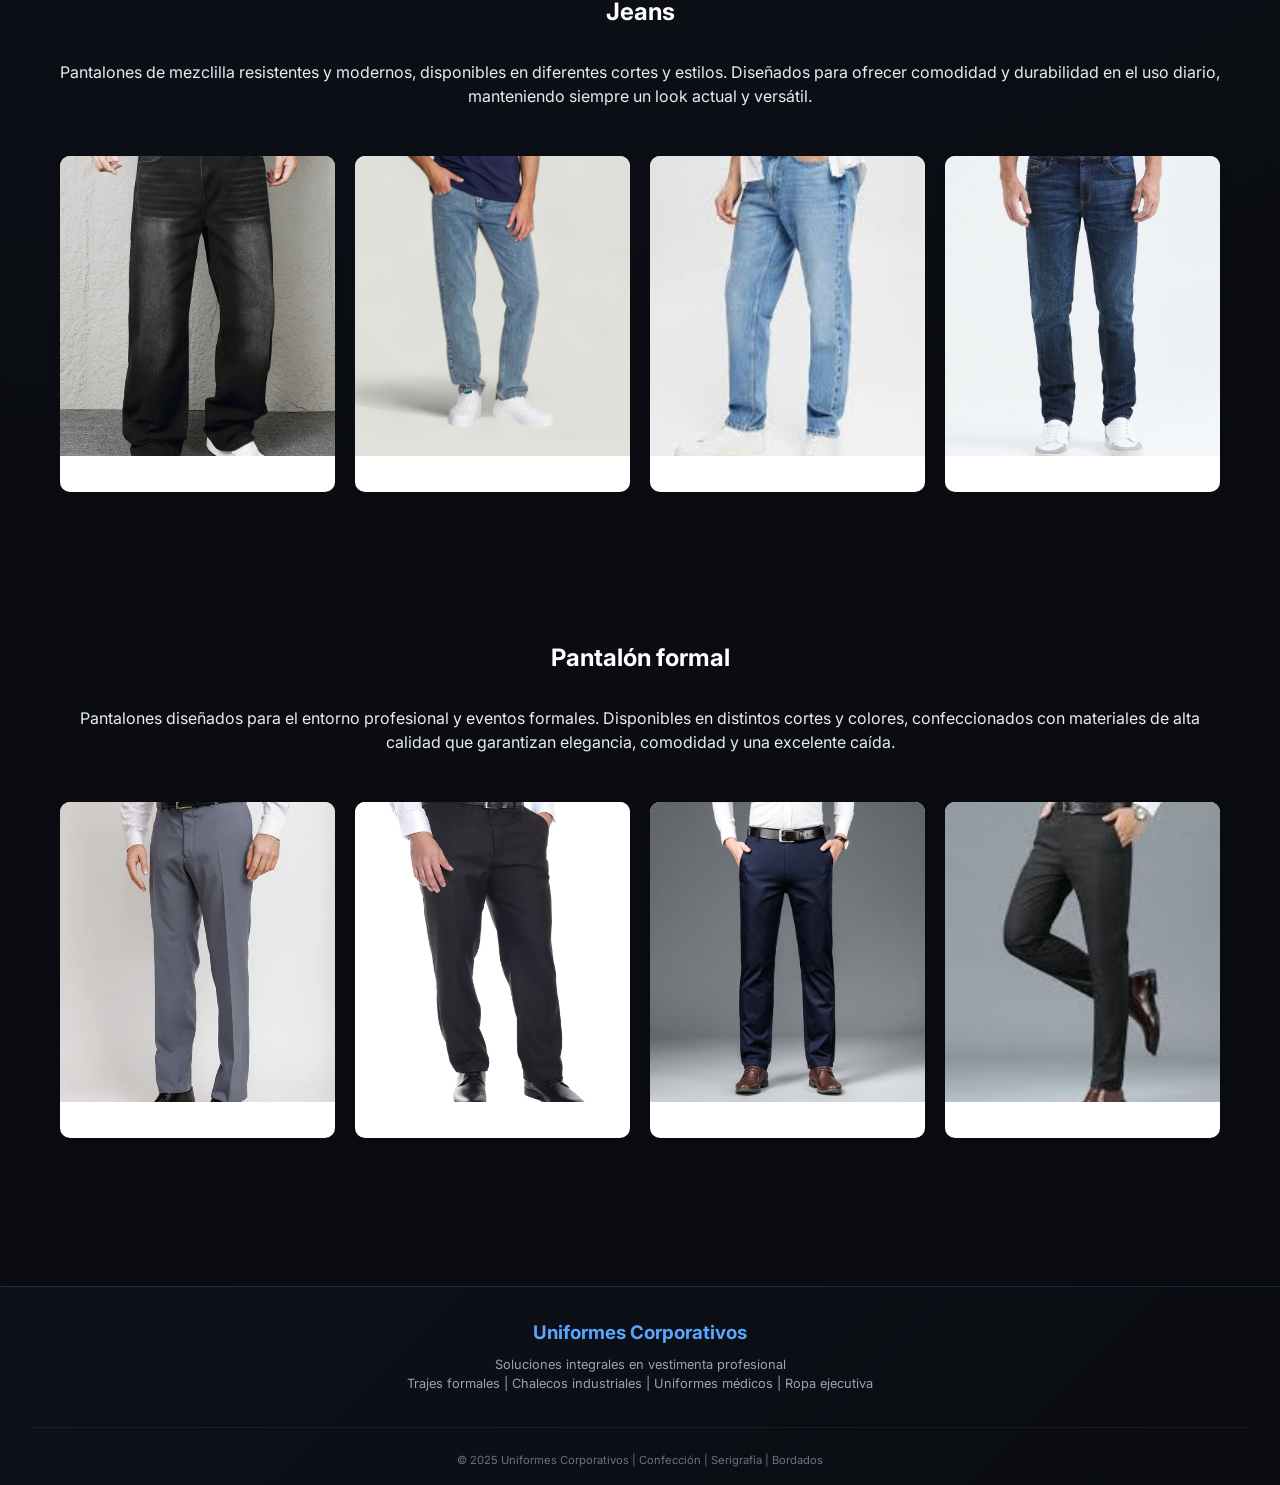
<file: ropamasculina.html>
<!doctype html>
<html lang="es">
  <head>
    <meta charset="UTF-8" />
    <meta
      name="viewport"
      content="width=device-width, initial-scale=1.0, user-scalable=yes"
    />
    <title>AD-Inversiones | Inicio - Vestimenta Profesional</title>
    <link rel="icon" href="assets/icono2.png" type="image/png" />
    <!-- Google Fonts -->
    <link
      href="https://fonts.googleapis.com/css2?family=Inter:opsz,wght@14..32,300;14..32,400;14..32,500;14..32,600;14..32,700;14..32,800&display=swap"
      rel="stylesheet"
    />
    <!-- Font Awesome 6 -->
    <link
      rel="stylesheet"
      href="https://cdnjs.cloudflare.com/ajax/libs/font-awesome/6.0.0-beta3/css/all.min.css"
    />
    <!-- CSS principal -->
    <link rel="stylesheet" href="style/catalogo.css" />
    <link rel="stylesheet" href="style/home.css" />
    <link rel="stylesheet" href="style/styleWA.css" />
    <link rel="stylesheet" href="style/uni.css" />
  </head>
  <body>
    <!-- Navbar -->
    <nav class="navbar">
      <div class="nav-container">
        <div class="nav-logo">
          <img
            src="assets/logo1.jpeg"
            alt="Logo AD-Inversiones"
            class="logo-img"
          />
        </div>
        <ul class="nav-menu">
          <li class="nav-item">
            <a href="home.html" class="nav-link">Inicio</a>
          </li>
          <li class="nav-item">
            <a href="nosotros.html" class="nav-link">Sobre Nosotros</a>
          </li>
          <li class="nav-item">
            <a href="catalogo.html" class="nav-link active">Catálogos</a>
          </li>
          <li class="nav-item">
            <a href="personaliza.html" class="nav-link">Personalizaciones</a>
          </li>

          <li class="nav-item">
            <a href="contacto.html" class="nav-link">Contacto</a>
          </li>
        </ul>
        <div class="nav-toggle">
          <i class="fas fa-bars"></i>
        </div>
      </div>
    </nav>

    <!-- Hero / Introducción -->

    <!-- CATÁLOGO -->
    <section class="classes__container">
      <h1 class="section__header">Línea de ropa masculina</h1>
      <br /><br />
      <h2 class="section__subheader">Camisas manga corta</h2>
      <p>
        Camisas frescas y cómodas, ideales para climas cálidos o actividades
        informales. Disponibles en diseños modernos y clásicos, con variedad de
        colores y estampados. Fabricadas con materiales de calidad que
        garantizan durabilidad y estilo.
      </p>

      <br /><br />

      <div class="classes__grid">
        <div class="classes__card">
          <div class="classes__image">
            <img src="imagenes/rm/rm1.avif" />
          </div>
          <h3></h3>
        </div>

        <div class="classes__card">
          <div class="classes__image">
            <img src="imagenes/rm/rm2.avif" />
          </div>
          <h3></h3>
        </div>

        <div class="classes__card">
          <div class="classes__image">
            <img src="imagenes/rm/rm3.jpg" />
          </div>
          <h3></h3>
        </div>

        <div class="classes__card">
          <div class="classes__image">
            <img src="imagenes/rm/rm4.webp" />
          </div>
          <h3></h3>
        </div>
      </div>
    </section>

    <br /><br />

    <section class="classes__container">
      <h2 class="section__subheader">Camisas manga larga</h2>
      <p>
        Prendas elegantes y versátiles, adecuadas tanto para el ámbito formal
        como casual. Diseñadas con cortes modernos y confeccionadas con telas de
        alta calidad que brindan comodidad y una excelente presentación.
      </p>

      <br /><br />

      <div class="classes__grid">
        <div class="classes__card">
          <div class="classes__image">
            <img src="imagenes/rm/rm5.webp" />
          </div>
          <h3></h3>
        </div>

        <div class="classes__card">
          <div class="classes__image">
            <img src="imagenes/rm/rm8.webp" />
          </div>
          <h3></h3>
        </div>

        <div class="classes__card">
          <div class="classes__image">
            <img src="imagenes/rm/rm6.webp" />
          </div>
          <h3></h3>
        </div>

        <div class="classes__card">
          <div class="classes__image">
            <img src="imagenes/rm/rm7.avif" />
          </div>
          <h3></h3>
        </div>
      </div>
    </section>

    <br /><br />

    <section class="classes__container">
      <h2 class="section__subheader">Jeans</h2>
      <p>
        Pantalones de mezclilla resistentes y modernos, disponibles en
        diferentes cortes y estilos. Diseñados para ofrecer comodidad y
        durabilidad en el uso diario, manteniendo siempre un look actual y
        versátil.
      </p>

      <br /><br />

      <div class="classes__grid">
        <div class="classes__card">
          <div class="classes__image">
            <img src="imagenes/rm/rm9.webp" />
          </div>
          <h3></h3>
        </div>

        <div class="classes__card">
          <div class="classes__image">
            <img src="imagenes/rm/rm10.png" />
          </div>
          <h3></h3>
        </div>

        <div class="classes__card">
          <div class="classes__image">
            <img src="imagenes/rm/rm11.jpg" />
          </div>
          <h3></h3>
        </div>

        <div class="classes__card">
          <div class="classes__image">
            <img src="imagenes/rm/rm12.webp" />
          </div>
          <h3></h3>
        </div>
      </div>
    </section>

    <br /><br />

    <section class="classes__container">
      <h2 class="section__subheader">Pantalón formal</h2>
      <p>
        Pantalones diseñados para el entorno profesional y eventos formales.
        Disponibles en distintos cortes y colores, confeccionados con materiales
        de alta calidad que garantizan elegancia, comodidad y una excelente
        caída.
      </p>

      <br /><br />

      <div class="classes__grid">
        <div class="classes__card">
          <div class="classes__image">
            <img src="imagenes/rm/rm13.webp" />
          </div>
          <h3></h3>
        </div>

        <div class="classes__card">
          <div class="classes__image">
            <img src="imagenes/rm/rm14.webp" />
          </div>
          <h3></h3>
        </div>

        <div class="classes__card">
          <div class="classes__image">
            <img src="imagenes/rm/rm15.jpg" />
          </div>
          <h3></h3>
        </div>

        <div class="classes__card">
          <div class="classes__image">
            <img src="imagenes/rm/rm16.jpg" />
          </div>
          <h3></h3>
        </div>
      </div>
    </section>

    <br /><br />

    <footer>
      <div class="footer-content">
        <div class="footer-info">
          <h3>Uniformes Corporativos</h3>
          <p>Soluciones integrales en vestimenta profesional</p>
          <p>
            Trajes formales | Chalecos industriales | Uniformes médicos | Ropa
            ejecutiva
          </p>
        </div>
      </div>
      <div class="footer-bottom">
        <p>
          © 2025 Uniformes Corporativos | Confección | Serigrafía | Bordados
        </p>
      </div>
    </footer>

    <!-- Cargar jQuery -->
    <script src="https://code.jquery.com/jquery-3.7.1.min.js"></script>

    <!-- Cargar el botón de WhatsApp -->
    <div id="whatsappContainer"></div>
    <script>
      $(document).ready(function () {
        $("#whatsappContainer").load("components/whatsapp-button.html");
      });
    </script>

    <script>
      // Menú hamburguesa para responsive
      const navToggle = document.querySelector(".nav-toggle");
      const navMenu = document.querySelector(".nav-menu");

      navToggle.addEventListener("click", () => {
        navMenu.classList.toggle("active");
      });
    </script>
    <!-- Cargar jQuery -->
    <script src="https://code.jquery.com/jquery-3.7.1.min.js"></script>

    <!-- Cargar el botón de WhatsApp -->
    <div id="whatsappContainer"></div>
    <script>
      $(document).ready(function () {
        $("#whatsappContainer").load("components/whatsapp-button.html");
      });
    </script>
    <div id="chat-component"></div>
    <script>
      fetch("uni.html")
        .then((res) => res.text())
        .then((html) => {
          document.getElementById("chat-component").innerHTML = html;
        });
    </script>
  </body>
</html>
</file>
<file: style/catalogo.css>
/* ===== GENERAL ===== */
body {
    font-family: "Inter", sans-serif;
    margin: 0;
    background-color: #f9f9f9;
    /* fondo claro */
    color: #333;
}

h3 {
    color: #000;
}

/* ===== NAVBAR ===== */
.navbar {
    background: #fff;
    box-shadow: 0 2px 5px rgba(0, 0, 0, 0.1);
    position: sticky;
    top: 0;
    z-index: 1000;
}

.nav-container {
    display: flex;
    justify-content: space-between;
    align-items: center;
    padding: 15px 40px;
    max-width: 1200px;
    margin: auto;
}

.nav-logo {
    display: flex;
    align-items: center;
    gap: 10px;
}

.logo-img {
    height: 45px;
}

.logo-text {
    font-weight: bold;
    color: #0b1aec;
}

.nav-menu {
    display: flex;
    list-style: none;
    gap: 20px;
}

.nav-link {
    text-decoration: none;
    color: #333;
    font-weight: 500;
}

.nav-link:hover {
    color: #0b1aec;
}

/* ===== CATÁLOGO ===== */
.classes__container {
    max-width: 1200px;
    margin: auto;
    padding: 50px 20px;
    text-align: center;
}

.section__header {
    font-size: 2rem;
}

.section__subheader {
    color: #ffffff;
    margin-bottom: 30px;
}

.classes__grid {
    display: grid;
    grid-template-columns: repeat(4, 1fr);
    gap: 20px;
}

.classes__card {
    background: #fff;
    border-radius: 10px;
    overflow: hidden;
    box-shadow: 0 4px 6px rgba(0, 0, 0, 0.1);
    transition: 0.3s;
}

.classes__card:hover {
    transform: translateY(-5px);
}

.classes__image {
    position: relative;
}

.classes__image img {
    width: 100%;
    height: 300px;
    object-fit: cover;
}

.classes__content {
    position: absolute;
    bottom: -100%;
    width: 100%;
    height: 100%;
    display: grid;
    place-content: center;
    background: linear-gradient(to top, #04246b, transparent);
    transition: 0.4s;
}

.classes__image:hover .classes__content {
    bottom: 0;
}

.classes__btn {
    padding: 10px 15px;
    background: #0b1aec;
    color: #fff;
    border-radius: 5px;
    text-decoration: none;
    font-weight: bold;
}

.classes__card h3 {
    padding: 15px;
}

/* ===== FOOTER ===== */
footer {
    background: #fff;
    margin-top: 50px;
    padding: 30px 20px;
    text-align: center;
    box-shadow: 0 -2px 5px rgba(0, 0, 0, 0.1);
}

.footer-info h3 {
    color: #0b1aec;
}

.footer-bottom {
    margin-top: 10px;
    font-size: 0.9rem;
    color: #666;
}

/* ===== RESPONSIVE ===== */
@media (max-width: 992px) {
    .classes__grid {
        grid-template-columns: repeat(2, 1fr);
    }
}

@media (max-width: 500px) {
    .classes__grid {
        grid-template-columns: 1fr;
    }
}











/* CONTENEDOR PRINCIPAL */
.why {
    padding: 4rem 2rem;
}

.why__wrapper {
    max-width: 1200px;
    margin: auto;

    display: grid;
    grid-template-columns: 1fr 1fr;
    gap: 4rem;
    align-items: center;
}

/* IMAGEN CONTROLADA */
.why__image {
    width: 100%;
    max-height: 650px;
    overflow: hidden;
    border-radius: 12px;
}

.why__image img {
    width: 100%;
    height: 100%;
    object-fit: cover;
    transition: transform 0.6s ease;
}

.why__image:hover img {
    transform: scale(1.05);
}

/* CONTENIDO MEJOR DISTRIBUIDO */
.why__content {
    max-width: 600px;

}

/* TITULO */
.section__header {
    font-size: 2rem;
    margin-bottom: 2rem;
    text-align: center;
    position: relative;
}

.section__header::after {
    content: "";
    width: 60px;
    height: 3px;
    display: block;
    margin: 0.5rem auto 0;
    border-radius: 2px;
}

/* PÁRRAFO */
.parrafo {
    text-align: justify;
    line-height: 2;
    font-size: 1rem;
    margin-bottom: 2.5rem;
}

/* LISTA */
.why__list {
    list-style: none;
    padding: 0;
    margin-top: 1rem;
}

/* ITEMS */
.why__item {
    display: grid;
    grid-template-columns: 1px 2fr;
    /* icono | texto */
    align-items: start;
    gap: 0.6rem;
    margin-bottom: 0.8rem;
    transition: transform 0.3s ease;
}

/* ICONO */
.why__item i {
    font-size: 1.2rem;
    margin-top: 3px;
    /* alinea con el texto */
    transition: transform 0.3s ease;
}

/* TEXTO DEL SPAN */
.why__item span {
    display: block;
    text-align: justify;
    line-height: 1.6;
}

/* HOVER */
.why__item:hover {
    transform: translateX(6px);
}

.why__item:hover i {
    transform: scale(1.2);
}

/* RESPONSIVE */
@media (max-width: 900px) {
    .why__wrapper {
        grid-template-columns: 1fr;
        text-align: center;
    }

    .why__content {
        max-width: 100%;
    }

    .why__item {
        justify-content: center;
    }
}







Mision y vision

/* CONTENEDOR */
.mv {
    padding: 4rem 2rem;
}

.mv__wrapper {
    max-width: 1100px;
    margin: auto;

    display: grid;
    grid-template-columns: repeat(2, 1fr);
    gap: 2rem;
}

/* TARJETAS GLASS */
.mv__card {
    padding: 2rem;
    border-radius: 16px;

    background: rgba(255, 255, 255, 0.08);
    /* 👈 transparencia */
    backdrop-filter: blur(12px);
    /* 👈 efecto vidrio */
    -webkit-backdrop-filter: blur(12px);

    border: 1px solid rgba(255, 255, 255, 0.15);

    transition: transform 0.3s ease, box-shadow 0.3s ease;
}

/* HOVER */
.mv__card:hover {
    transform: translateY(-10px) scale(1.02);
    box-shadow: 0 10px 30px rgba(0, 0, 0, 0.2);
}

/* ICONO */
.mv__icon {
    font-size: 2rem;
    text-align: center;
    margin-bottom: 0.5rem;
}

/* TITULO */
.mv__title {
    font-size: 1.5rem;
    text-align: center;
    margin-bottom: 1rem;
    position: relative;
    color: #ffffff;
}

/* LINEA */
.mv__title::after {
    content: "";
    width: 50px;
    height: 3px;
    display: block;
    margin: 0.5rem auto 0;
    border-radius: 2px;
}

/* TEXTO */
.mv__text {
    text-align: justify;
    line-height: 1.8;
    font-size: 1rem;
    opacity: 0.9;
}

/* RESPONSIVE */
@media (max-width: 768px) {
    .mv__wrapper {
        grid-template-columns: 1fr;
    }
}



valores

/* CONTENEDOR */
.val {
    padding: 4rem 2rem;
}

.val__wrapper {
    max-width: 1100px;
    margin: auto;
}

/* HEADER */
.val__header {
    text-align: center;
    margin-bottom: 2.5rem;
}

/* TITULO */
.val__title {
    font-size: 2rem;
    margin-bottom: 1rem;
    position: relative;
}

/* LINEA DECORATIVA */
.val__title::after {
    content: "";
    width: 60px;
    height: 3px;
    display: block;
    margin: 0.5rem auto 0;
    border-radius: 2px;
}

/* DESCRIPCION */
.val__description {
    max-width: 700px;
    margin: auto;
    text-align: justify;
    line-height: 1.8;
}

/* GRID DE VALORES */
.val__grid {
    display: grid;
    grid-template-columns: repeat(3, 1fr);
    gap: 1.5rem;
}

/* TARJETAS */
.val__card {
    padding: 1.5rem;
    text-align: center;
    border-radius: 12px;

    background: rgba(255, 255, 255, 0.08);
    backdrop-filter: blur(10px);
    -webkit-backdrop-filter: blur(10px);

    border: 1px solid rgba(255, 255, 255, 0.15);

    font-size: 1rem;
    font-weight: 500;

    transition: transform 0.3s ease, box-shadow 0.3s ease;
}

/* HOVER */
.val__card:hover {
    transform: translateY(-8px) scale(1.03);
    box-shadow: 0 10px 25px rgba(0, 0, 0, 0.2);
}

/* RESPONSIVE */
@media (max-width: 768px) {
    .val__description {
        text-align: justify;
    }
}

@media (max-width: 768px) {
    .val__grid {
        grid-template-columns: repeat(2, 1fr);
        /* 2 por fila */
    }
}

@media (max-width: 480px) {
    .val__grid {
        grid-template-columns: 1fr;
        /* 1 por fila */
    }
}









/* CONTACTO */


.contact-container {
    display: grid;
    grid-template-columns: 1fr 1fr;
    gap: 40px;
    max-width: 1200px;
    margin: auto;
}

/* INFO */
.contact-info h2,
.contact-form h2 {
    margin-bottom: 20px;
    font-weight: 700;
}

.info-item {
    display: flex;
    align-items: flex-start;
    gap: 12px;
    margin-bottom: 15px;
}

.info-item i {
    color: #ffffff;
    font-size: 18px;
    margin-top: 5px;
}

/* MAPA */
.map-container {
    display: flex;
    justify-content: center;
}

.map-container iframe {
    width: 100%;
    max-width: 600px;
    height: 400px;
    border-radius: 10px;
    margin-top: 15px;
}

/* FORMULARIO */
.contact-form form {
    display: flex;
    flex-direction: column;
}

.form-group {
    margin-bottom: 15px;
}

.form-group input,
.form-group textarea {
    width: 100%;
    padding: 12px 14px;
    border: 1px solid #ddd;
    border-radius: 8px;
    font-family: 'Inter', sans-serif;
    font-size: 14px;
    transition: 0.3s;
}

.form-group input:focus,
.form-group textarea:focus {
    border-color: #0a2a66;
    outline: none;
    box-shadow: 0 0 5px rgba(10, 42, 102, 0.2);
}

/* BOTÓN */
.btn-submit {
    background: #0a2a66;
    color: white;
    border: none;
    padding: 12px;
    border-radius: 8px;
    font-weight: 600;
    cursor: pointer;
    transition: 0.3s;
}

.btn-submit:hover {
    background: #163d8c;
}

/* RESPONSIVE */
@media (max-width: 768px) {
    .contact-container {
        grid-template-columns: 1fr;
    }
}
</file>
<file: style/home.css>
* {
    margin: 0;
    padding: 0;
    box-sizing: border-box;
}

body {
    font-family: 'Inter', sans-serif;
    background-color: #0A0C12;
    background-image: radial-gradient(circle at 25% 0%, rgba(30, 35, 48, 0.4) 0%, rgba(10, 12, 18, 0) 70%);
    color: #E8EDF2;
    line-height: 1.5;
    min-height: 100vh;
}

/* ========== NAVBAR ========== */
.navbar {
    background: linear-gradient(135deg, #0F1119 0%, #0A0C12 100%);
    border-bottom: 1px solid rgba(88, 166, 255, 0.2);
    position: sticky;
    top: 0;
    z-index: 1000;
    backdrop-filter: blur(10px);
}

.nav-container {
    max-width: 1600px;
    margin: 0 auto;
    padding: 1rem 2rem;
    display: flex;
    justify-content: space-between;
    align-items: center;
}

.nav-logo {
    display: flex;
    align-items: center;
    gap: 0.8rem;
}

.logo-img {
    width: 300px;
    height: 80px;
    border-radius: 12px;
    object-fit: cover;
}

.logo-text {
    font-size: 1.5rem;
    font-weight: 800;
    background: linear-gradient(135deg, #FFFFFF, #58A6FF);
    background-clip: text;
    -webkit-background-clip: text;
    color: transparent;
}

.nav-menu {
    display: flex;
    gap: 2rem;
    list-style: none;
}

.nav-link {
    color: #E8EDF2;
    text-decoration: none;
    font-weight: 500;
    font-size: 0.95rem;
    transition: all 0.3s ease;
    padding: 0.5rem 0;
    position: relative;
}

.nav-link:hover {
    color: #58A6FF;
}

.nav-link.active {
    color: #58A6FF;
}

.nav-link.active::after {
    content: '';
    position: absolute;
    bottom: 0;
    left: 0;
    width: 100%;
    height: 2px;
    background: #58A6FF;
    border-radius: 2px;
}

.nav-toggle {
    display: none;
    font-size: 1.5rem;
    cursor: pointer;
    color: #58A6FF;
}

/* ========== HERO SECTION ========== */
.hero-section {
    padding: 4rem 2rem;
    text-align: center;
    background: linear-gradient(135deg, #0F1119 0%, #0A0C12 100%);
    border-bottom: 1px solid rgba(88, 166, 255, 0.1);
}

.hero-content h1 {
    font-size: 2.5rem;
    font-weight: 700;
    max-width: 1000px;
    margin: 0 auto;
    background: linear-gradient(135deg, #FFFFFF, #58A6FF);
    background-clip: text;
    -webkit-background-clip: text;
    color: transparent;
    line-height: 1.3;
}

/* ========== MAIN TWO COLUMNS ========== */
.main-two-columns {
    max-width: 1600px;
    margin: 0 auto;
    padding: 3rem 2rem;
    display: flex;
    gap: 3rem;
    align-items: flex-start;
}

/* Columna izquierda - Historias de éxito */
.success-sidebar {
    flex: 1.2;
    min-width: 300px;
    max-width: 420px;
    position: sticky;
    top: 100px;
    align-self: flex-start;
}

.success-card {
    background: linear-gradient(145deg, #1E3A5F 0%, #1A2F4E 100%);
    border-radius: 2rem;
    box-shadow: 0 25px 45px -12px rgba(0, 0, 0, 0.5);
    overflow: hidden;
    border: 1px solid rgba(88, 166, 255, 0.25);
    transition: transform 0.2s ease, box-shadow 0.2s ease;
}

.success-card:hover {
    transform: translateY(-5px);
    box-shadow: 0 30px 50px -15px rgba(0, 0, 0, 0.6);
    border-color: rgba(88, 166, 255, 0.5);
}

.card-header {
    background: linear-gradient(135deg, #254E7A 0%, #1A3A5C 100%);
    padding: 1.5rem 1.8rem;
    border-bottom: 1px solid rgba(88, 166, 255, 0.3);
}

.card-header h2 {
    font-weight: 700;
    font-size: 1.5rem;
    display: flex;
    align-items: center;
    gap: 0.6rem;
    color: #FFFFFF;
}

.card-header h2 i {
    font-size: 1.6rem;
    color: #58A6FF;
}

.card-header p {
    font-size: 0.85rem;
    opacity: 0.8;
    margin-top: 0.5rem;
    color: #B8D0F0;
}

.stories-list {
    padding: 1.5rem 1.8rem;
    display: flex;
    flex-direction: column;
    gap: 1.8rem;
}

.story-item {
    display: flex;
    gap: 1rem;
    align-items: flex-start;
    border-bottom: 1px solid rgba(88, 166, 255, 0.15);
    padding-bottom: 1.5rem;
}

.story-item:last-child {
    border-bottom: none;
    padding-bottom: 0;
}

.story-icon {
    background: rgba(88, 166, 255, 0.15);
    width: 48px;
    height: 48px;
    border-radius: 60px;
    display: flex;
    align-items: center;
    justify-content: center;
    flex-shrink: 0;
    color: #58A6FF;
    font-size: 1.4rem;
}

.story-content h3 {
    font-size: 1rem;
    font-weight: 700;
    margin-bottom: 0.4rem;
    color: #FFFFFF;
}

.story-content .testimonial {
    font-size: 0.85rem;
    line-height: 1.45;
    color: #C5D9F0;
    margin-bottom: 0.5rem;
}

.client-name {
    font-size: 0.7rem;
    font-weight: 600;
    text-transform: uppercase;
    letter-spacing: 0.5px;
    color: #58A6FF;
    display: inline-block;
}

.rating {
    margin-top: 0.4rem;
    color: #F4B942;
    font-size: 0.7rem;
    letter-spacing: 2px;
}

.btn-ver-mas {
    margin: 0 1.8rem 1.8rem 1.8rem;
    background: rgba(88, 166, 255, 0.1);
    border: 1px solid rgba(88, 166, 255, 0.35);
    color: #58A6FF;
    padding: 0.7rem 1rem;
    border-radius: 40px;
    font-weight: 600;
    font-size: 0.85rem;
    text-align: center;
    cursor: default;
    width: calc(100% - 3.6rem);
}

.btn-ver-mas i {
    margin-left: 0.4rem;
}

/* Columna derecha - Contenido principal */
.main-content {
    flex: 3;
    min-width: 0;
}

/* ========== WHAT WE DO ========== */
.what-we-do {
    background: linear-gradient(145deg, #1C3A5C 0%, #16324F 100%);
    padding: 2rem;
    border-radius: 1.5rem;
    margin-bottom: 2rem;
    border: 1px solid rgba(88, 166, 255, 0.2);
}

.what-we-do h2 {
    font-size: 1.8rem;
    color: #58A6FF;
    margin-bottom: 1rem;
}

.what-we-do p {
    font-size: 1rem;
    color: #C5D9F0;
    line-height: 1.6;
}

/* ========== DESIGNS SECTION ========== */
.designs-section {
    background: linear-gradient(145deg, #1C3A5C 0%, #16324F 100%);
    padding: 2rem;
    border-radius: 1.5rem;
    margin-bottom: 2rem;
    border: 1px solid rgba(88, 166, 255, 0.2);
}

.designs-section h2 {
    font-size: 1.8rem;
    color: #58A6FF;
    margin-bottom: 1rem;
}

.designs-section p {
    font-size: 1rem;
    color: #C5D9F0;
    line-height: 1.6;
}

/* ========== PRODUCT LINES ========== */
.product-lines {
    margin-bottom: 3rem;
}

.line-cards {
    display: grid;
    grid-template-columns: repeat(auto-fit, minmax(220px, 1fr));
    gap: 1.5rem;
}

.line-card {
    background: linear-gradient(145deg, #1C3A5C 0%, #16324F 100%);
    padding: 1.8rem;
    border-radius: 1.5rem;
    text-align: center;
    transition: all 0.3s ease;
    border: 1px solid rgba(88, 166, 255, 0.2);
}

.line-card:hover {
    transform: translateY(-5px);
    border-color: rgba(88, 166, 255, 0.5);
}

.line-icon {
    width: 70px;
    height: 70px;
    background: rgba(88, 166, 255, 0.15);
    border-radius: 60px;
    display: flex;
    align-items: center;
    justify-content: center;
    margin: 0 auto 1.2rem auto;
}

.line-icon i {
    font-size: 2rem;
    color: #58A6FF;
}

.line-card h3 {
    color: #FFFFFF;
    margin-bottom: 0.8rem;
    font-size: 1.1rem;
}

.line-card p {
    color: #B8D0F0;
    font-size: 0.85rem;
    line-height: 1.5;
}

/* ========== GALLERY SECTION ========== */
.gallery-section {
    margin-bottom: 1rem;
}

.section-header {
    text-align: center;
    margin-bottom: 2rem;
}

.section-header h2 {
    font-size: 1.8rem;
    color: #58A6FF;
    margin-bottom: 0.5rem;
}

.section-header p {
    color: #B8D0F0;
}

.gallery-grid {
    display: grid;
    grid-template-columns: repeat(auto-fill, minmax(250px, 1fr));
    gap: 1.8rem;
}

.clothing-card {
    background: linear-gradient(145deg, #1C3A5C 0%, #16324F 100%);
    border-radius: 1.5rem;
    overflow: hidden;
    transition: all 0.35s ease;
    box-shadow: 0 10px 25px -8px rgba(0, 0, 0, 0.4);
    border: 1px solid rgba(88, 166, 255, 0.25);
    cursor: pointer;
}

.clothing-card:hover {
    transform: translateY(-8px);
    box-shadow: 0 25px 40px -12px rgba(0, 0, 0, 0.5);
    border-color: rgba(88, 166, 255, 0.5);
}

.image-container {
    width: 100%;
    aspect-ratio: 4 / 5;
    overflow: hidden;
    background: #0F1A24;
}

.image-container img {
    width: 100%;
    height: 100%;
    object-fit: cover;
    transition: transform 0.5s ease;
}

.clothing-card:hover .image-container img {
    transform: scale(1.05);
}

.clothing-info {
    padding: 1.2rem;
}

.clothing-info h3 {
    font-size: 1rem;
    font-weight: 700;
    margin-bottom: 0.3rem;
    color: #FFFFFF;
}

.category-tag {
    font-size: 0.7rem;
    color: #58A6FF;
    margin-bottom: 0.5rem;
    display: flex;
    align-items: center;
    gap: 0.3rem;
}

.price {
    font-weight: 800;
    color: #58A6FF;
    font-size: 1.1rem;
}

/* ========== FOOTER ========== */
footer {
    background: linear-gradient(135deg, #0F1119 0%, #0A0C12 100%);
    border-top: 1px solid rgba(88, 166, 255, 0.2);
    padding: 2rem 2rem 1rem;
}

.footer-content {
    max-width: 1600px;
    margin: 0 auto;
    display: flex;
    justify-content: center;
    align-items: center;
    flex-wrap: wrap;
    gap: 2rem;
    padding-bottom: 1.5rem;
}

.footer-info h3 {
    color: #58A6FF;
    margin-bottom: 0.5rem;
}

.footer-info p {
    color: #9AA2B8;
    font-size: 0.8rem;
}

.footer-links {
    display: flex;
    gap: 1.5rem;
    flex-wrap: wrap;
}

.footer-links a {
    color: #B0B8CC;
    text-decoration: none;
    font-size: 0.85rem;
    transition: color 0.3s;
}

.footer-links a:hover {
    color: #58A6FF;
}

.footer-bottom {
    text-align: center;
    padding-top: 1.5rem;
    border-top: 1px solid rgba(255, 255, 255, 0.05);
}

.footer-bottom p {
    color: #6B7280;
    font-size: 0.7rem;
}

/* ========== RESPONSIVE ========== */
@media (max-width: 1000px) {
    .main-two-columns {
        flex-direction: column;
        padding: 2rem 1.5rem;
    }

    .success-sidebar {
        position: relative;
        top: 0;
        max-width: 100%;
        width: 100%;
        margin-bottom: 2rem;
    }

    .success-card {
        max-width: 100%;
    }
}

@media (max-width: 900px) {
    .nav-menu {
        position: fixed;
        left: -100%;
        top: 70px;
        flex-direction: column;
        background: linear-gradient(135deg, #0F1119 0%, #0A0C12 100%);
        width: 100%;
        text-align: center;
        transition: 0.3s;
        box-shadow: 0 10px 20px rgba(0, 0, 0, 0.3);
        padding: 2rem 0;
        gap: 1.5rem;
        border-bottom: 1px solid rgba(88, 166, 255, 0.2);
    }

    .nav-menu.active {
        left: 0;
    }

    .nav-toggle {
        display: block;
    }

    .hero-content h1 {
        font-size: 1.8rem;
    }
}

@media (max-width: 550px) {
    .hero-section {
        padding: 2rem 1rem;
    }

    .hero-content h1 {
        font-size: 1.4rem;
    }

    .what-we-do h2,
    .designs-section h2,
    .section-header h2 {
        font-size: 1.5rem;
    }

    .gallery-grid {
        gap: 1rem;
    }

    .line-cards {
        grid-template-columns: 1fr;
    }

    .footer-content {
        flex-direction: column;
        text-align: center;
    }

    .main-two-columns {
        padding: 1.5rem;
    }
}
</file>
<file: style/styleWA.css>
/* ========== BOTÓN FLOTANTE DE WHATSAPP ========== */
.whatsapp-float {
    position: fixed;
    bottom: 30px;
    right: 30px;
    background-color: #25D366;
    color: white;
    width: 60px;
    height: 60px;
    border-radius: 50%;
    text-align: center;
    font-size: 35px;
    box-shadow: 0 4px 15px rgba(0, 0, 0, 0.3);
    z-index: 1000;
    display: flex;
    align-items: center;
    justify-content: center;
    text-decoration: none;
    transition: all 0.3s ease;
    animation: pulse 2s infinite;
}

.whatsapp-float:hover {
    transform: scale(1.1);
    background-color: #20b858;
    box-shadow: 0 6px 20px rgba(0, 0, 0, 0.4);
}

.whatsapp-float i {
    font-size: 35px;
    color: white;
}

/* Tooltip o texto flotante */
.whatsapp-tooltip {
    position: absolute;
    right: 70px;
    background-color: #1a1a2e;
    color: white;
    padding: 8px 15px;
    border-radius: 20px;
    font-size: 14px;
    font-weight: 500;
    white-space: nowrap;
    opacity: 0;
    visibility: hidden;
    transition: all 0.3s ease;
    font-family: 'Inter', sans-serif;
    box-shadow: 0 2px 10px rgba(0, 0, 0, 0.2);
    pointer-events: none;
}

.whatsapp-tooltip::after {
    content: '';
    position: absolute;
    right: -8px;
    top: 50%;
    transform: translateY(-50%);
    border-width: 5px;
    border-style: solid;
    border-color: transparent transparent transparent #1a1a2e;
}

.whatsapp-float:hover .whatsapp-tooltip {
    opacity: 1;
    visibility: visible;
}

/* Animación de pulso */
@keyframes pulse {
    0% {
        box-shadow: 0 0 0 0 rgba(37, 211, 102, 0.7);
    }
    70% {
        box-shadow: 0 0 0 15px rgba(37, 211, 102, 0);
    }
    100% {
        box-shadow: 0 0 0 0 rgba(37, 211, 102, 0);
    }
}

/* Responsive para móviles */
@media (max-width: 768px) {
    .whatsapp-float {
        bottom: 20px;
        right: 20px;
        width: 55px;
        height: 55px;
    }

    .whatsapp-float i {
        font-size: 30px;
    }

    .whatsapp-tooltip {
        display: none;
    }
}
</file>
<file: style/uni.css>
/* CONTENEDOR */
.u-chat-btn {
    position: fixed;
    bottom: 82px;
    right: 30px;
    width: 90px;
    height: 100px;
    z-index: 9999;
    text-decoration: none;
    display: block;
}

/* PERSONAJE */
.u-chat-character {
    width: 100%;
    height: 100%;
    transform-origin: center bottom;
    animation: uChatAnim 7s ease-in-out infinite;
}

.u-chat-character img {
    width: 150%;
    height: 100%;
    object-fit: contain;
}

/* TOOLTIP */
.u-chat-tooltip {
    position: absolute;
    bottom: 50%;
    right: 110%;
    transform: translateY(50%);
    background: #111;
    color: #fff;
    padding: 8px 12px;
    border-radius: 8px;
    font-size: 13px;
    white-space: nowrap;
    opacity: 0;
    transition: 0.3s;
}

/* HOVER */
.u-chat-btn:hover {
    transform: scale(1.1);
}

.u-chat-btn:hover .u-chat-tooltip {
    opacity: 1;
}

/* ANIMACIÓN */
@keyframes uChatAnim {
    0% {
        transform: perspective(600px) rotateY(0deg) rotate(0deg);
    }

    5% {
        transform: perspective(600px) rotateY(-90deg);
    }

    10% {
        transform: perspective(600px) rotateY(-180deg);
    }

    15% {
        transform: perspective(600px) rotateY(-270deg);
    }

    20% {
        transform: perspective(600px) rotateY(-360deg);
    }

    28% {
        transform: rotate(16deg);
    }

    36% {
        transform: rotate(-16deg);
    }

    44% {
        transform: rotate(16deg);
    }

    52% {
        transform: rotate(0deg);
    }

    55% {
        transform: rotate(16deg) translateY(0);
    }

    59% {
        transform: rotate(16deg) translateY(-10px);
    }

    63% {
        transform: rotate(16deg) translateY(2px);
    }

    67% {
        transform: rotate(16deg) translateY(-10px);
    }

    71% {
        transform: rotate(16deg) translateY(2px);
    }

    75% {
        transform: rotate(16deg) translateY(-10px);
    }

    79% {
        transform: rotate(16deg) translateY(2px);
    }

    85% {
        transform: rotate(0deg);
    }

    100% {
        transform: rotate(0deg);
    }
}
</file>
